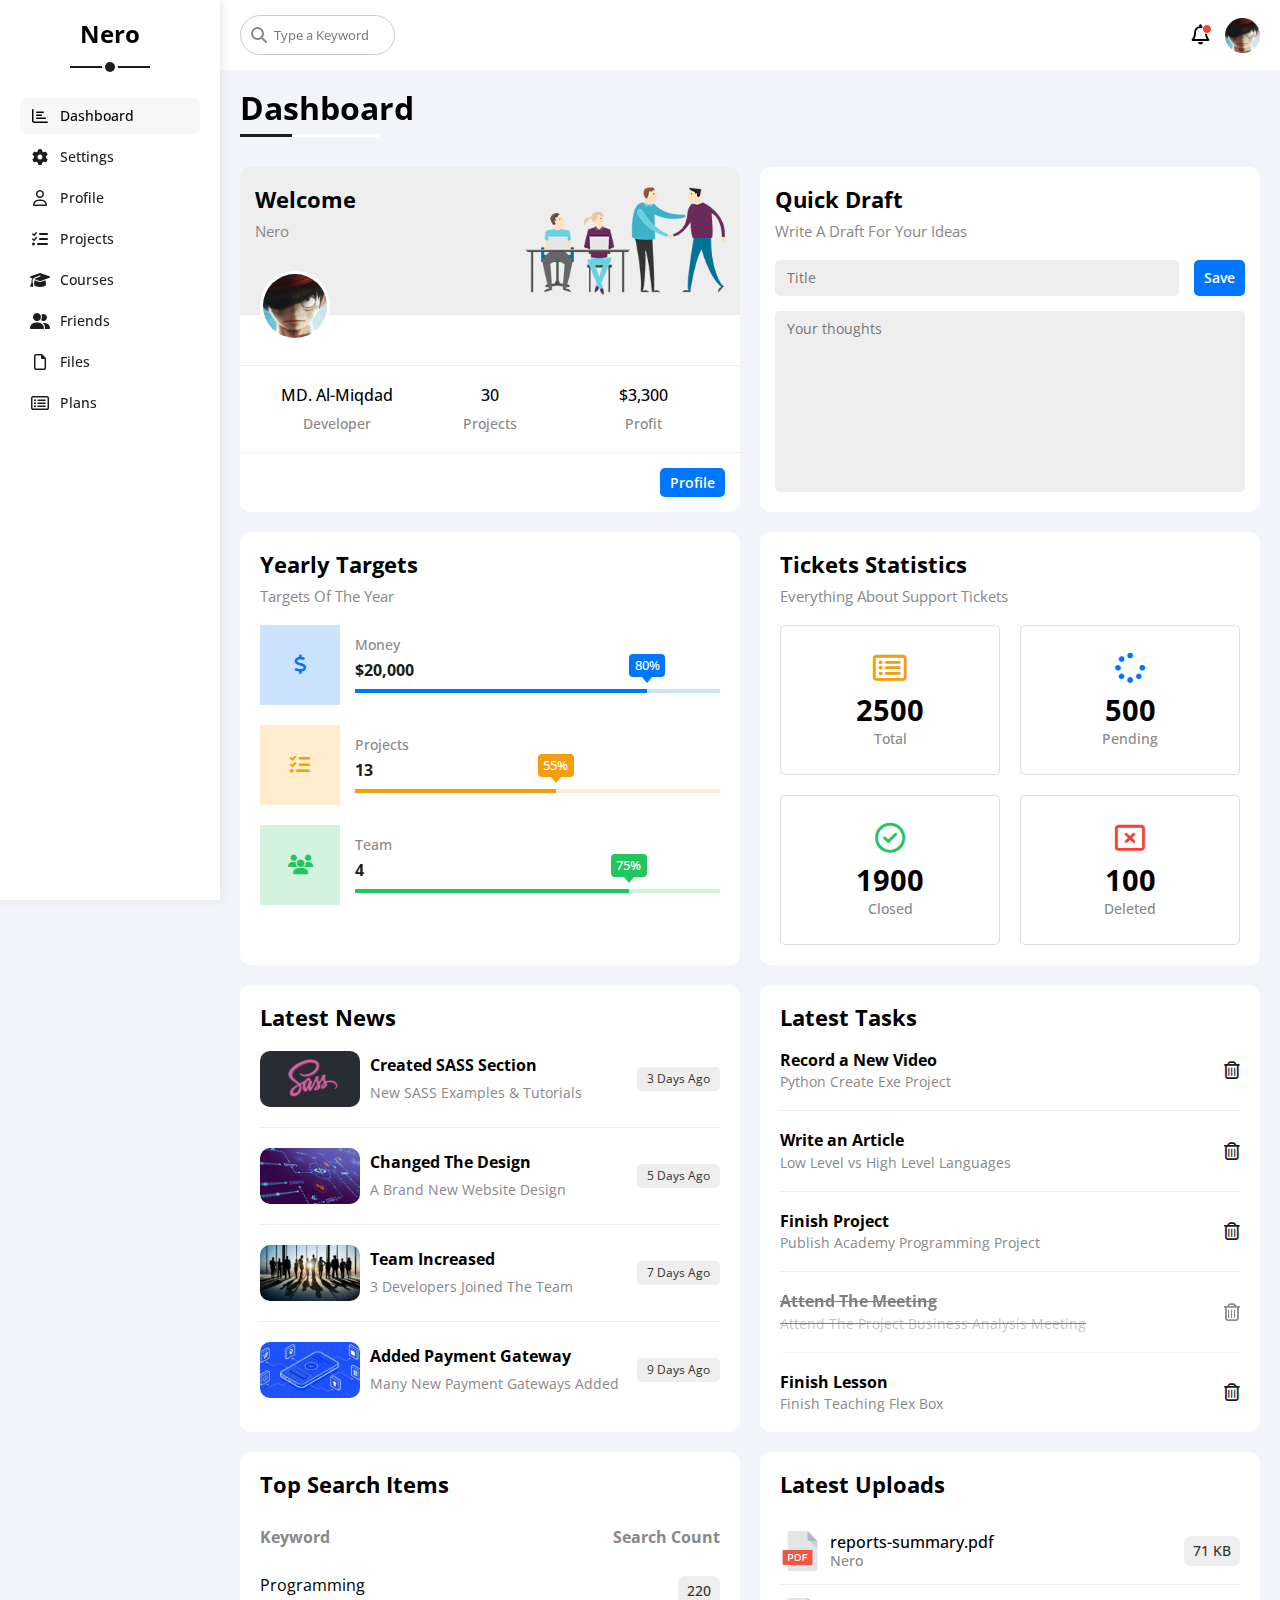
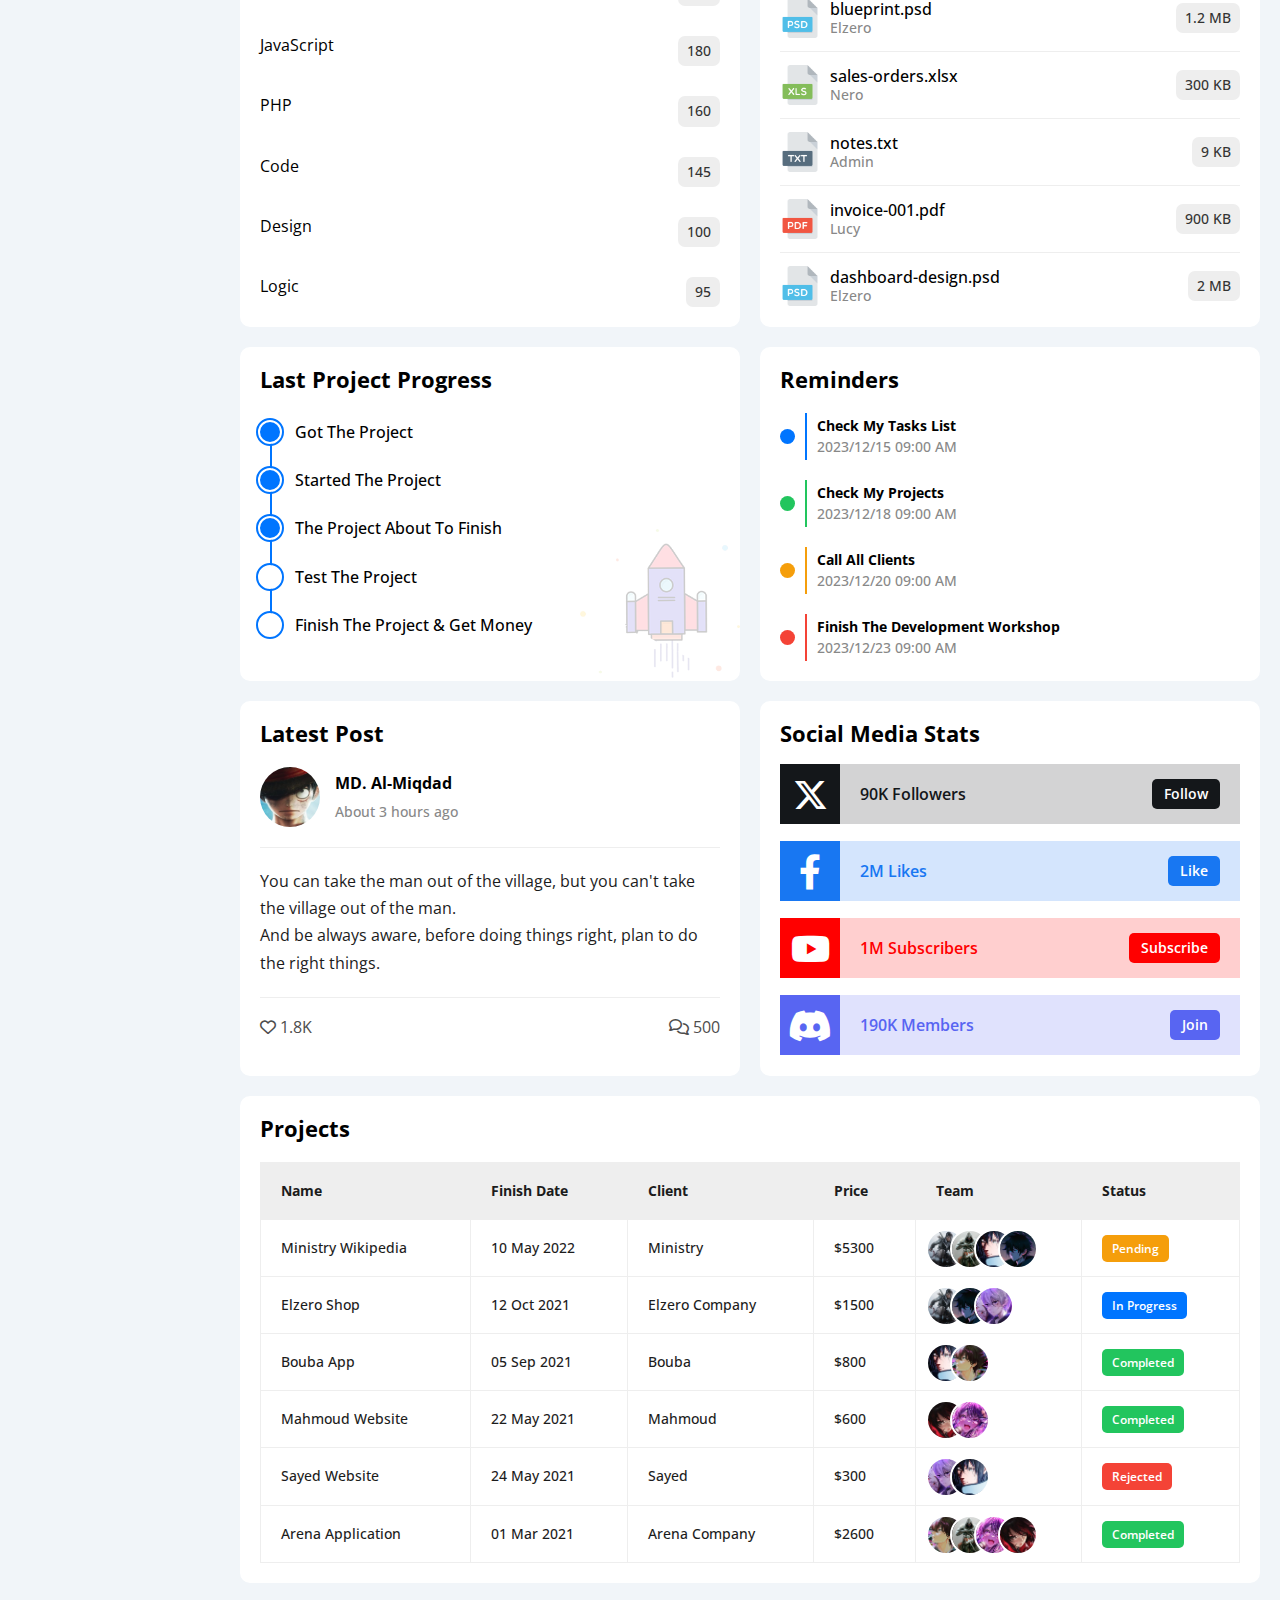
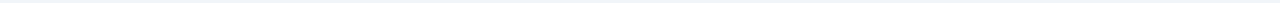
<file: index.html>
<!DOCTYPE html>
<html lang="en">
  <head>
    <meta charset="UTF-8" />
    <meta name="viewport" content="width=device-width, initial-scale=1.0" />
    <title>Elzero HTML And CSS Design 4</title>
    <!-- Open Sans Google Font -->
    <link rel="preconnect" href="https://fonts.googleapis.com" />
    <link rel="preconnect" href="https://fonts.gstatic.com" crossorigin />
    <link href="https://fonts.googleapis.com/css2?family=Open+Sans:wght@300;400;500;600;700&display=swap" rel="stylesheet" />
    <!-- Font Awesome -->
    <link rel="stylesheet" href="css/font-awesome.min.css" />
    <!-- Normalize -->
    <link rel="stylesheet" href="css/normalize-v8.0.1.css">
    <!-- My Styles -->
    <link rel="stylesheet" href="css/framework.css" />
    <link rel="stylesheet" href="css/master.css" />
  </head>
  <body>
    <div class="page">
      <!-- [Sidebar]>> -->
      <aside>
        <h3>Nero</h3>
        <ul>
          <!-- Dashboard -->
          <li>
            <a href="index.html" class="active">
              <i class="fa-fw fa-regular fa-chart-bar"></i>
              <span class="ml-10px fs-14">Dashboard</span>
            </a>
          </li>
          <!-- Settings -->
          <li>
            <a href="pages/settings.html">
              <i class="fa-fw fa-solid fa-gear"></i>
              <span class="ml-10px fs-14">Settings</span>
            </a>
          </li>
          <!-- Profile -->
          <li>
            <a href="pages/profile.html">
              <i class="fa-fw fa-regular fa-user"></i>
              <span class="ml-10px fs-14">Profile</span>
            </a>
          </li>
          <!-- Projects -->
          <li>
            <a href="pages/projects.html">
              <i class="fa-fw fa-solid fa-list-check"></i>
              <span class="ml-10px fs-14">Projects</span>
            </a>
          </li>
          <!-- Courses -->
          <li>
            <a href="pages/courses.html">
              <i class="fa-fw fa-solid fa-graduation-cap"></i>
              <span class="ml-10px fs-14">Courses</span>
            </a>
          </li>
          <!-- Friends -->
          <li>
            <a href="pages/friends.html">
              <i class="fa-fw fa-solid fa-user-group"></i>
              <span class="ml-10px fs-14">Friends</span>
            </a>
          </li>
          <!-- Files -->
          <li>
            <a href="pages/files.html">
              <i class="fa-fw fa-regular fa-file"></i>
              <span class="ml-10px fs-14">Files</span>
            </a>
          </li>
          <!-- Plans -->
          <li>
            <a href="pages/plans.html">
              <i class="fa-fw fa-regular fa-rectangle-list"></i>
              <span class="ml-10px fs-14">Plans</span>
            </a>
          </li>
        </ul>
      </aside>
      <!-- <<[Sidebar] -->





      <!-- [Content]>> -->
      <div class="content">
        <!-- [Header] -->
        <header>
          <div class="search">
            <input type="search" name="search" placeholder="Type a Keyword" />
          </div>
          <div class="icons">
            <i class="fa-regular fa-bell"></i>
            <img src="images/profile.jpg" alt="Profile Picture" />
          </div>
        </header>

        <!-- [Main Content] -->
        <main>
          <h1>Dashboard</h1>
          <div class="wrapper">
            <!-- Welcome Widget -->
            <div class="widget welcome">
              <header>
                <div class="text">
                  <h3>Welcome</h3>
                  <p>Nero</p>
                </div>
                <img src="images/welcome.png" alt="Welcome" />
                <img src="images/profile.jpg" alt="Profile" />
              </header>
              <div class="body">
                <div class="stat">
                  <span>MD. Al-Miqdad</span>
                  <span>Developer</span>
                </div>
                <div class="stat">
                  <span>30</span>
                  <span>Projects</span>
                </div>
                <div class="stat">
                  <span>$3,300</span>
                  <span>Profit</span>
                </div>
              </div>
              <footer>
                <a class="blue-button" href="pages/profile.html">Profile</a>
              </footer>
            </div>

            <!-- Quick Draft -->
            <div class="widget draft">
              <h3>Quick Draft</h3>
              <p>Write A Draft For Your Ideas</p>
              <form action="#">
                <input type="text" name="title" id="title" placeholder="Title" tabindex="1" />
                <input type="submit" value="Save" class="blue-button" />
                <textarea
                  name="thoughts"
                  id="thoughts"
                  placeholder="Your thoughts"
                  tabindex="2"></textarea>
              </form>
            </div>

            <!-- Yearly Targets -->
            <div class="widget targets">
              <h3>Yearly Targets</h3>
              <p>Targets Of The Year</p>
              <!-- Target 1 -->
              <div class="target">
                <div class="icon">
                  <i class="fa-solid fa-dollar"></i>
                </div>
                <div class="percentage">
                  <h4>Money</h4>
                  <span class="stat">$20,000</span>
                  <div class="bar">
                    <span class="progress" style="width: 80%;"></span>
                  </div>
                </div>
              </div>
              <!-- Target 2 -->
              <div class="target">
                <div class="icon">
                  <i class="fa-solid fa-list-check"></i>
                </div>
                <div class="percentage">
                  <h4>Projects</h4>
                  <span class="stat">13</span>
                  <div class="bar">
                    <span class="progress" style="width: 55%;"></span>
                  </div>
                </div>
              </div>
              <!-- Target 3 -->
              <div class="target">
                <div class="icon">
                  <i class="fa-solid fa-users"></i>
                </div>
                <div class="percentage">
                  <h4>Team</h4>
                  <span class="stat">4</span>
                  <div class="bar">
                    <span class="progress" style="width: 75%;"></span>
                  </div>
                </div>
              </div>
            </div>

            <!-- Ticket Statistics -->
            <div class="tickets widget">
              <h3>Tickets Statistics</h3>
              <p>Everything About Support Tickets</p>
              <div class="stats">
                <!-- Stat 1 -->
                <div class="stat">
                  <i
                    class="fa-regular fa-rectangle-list"
                    style="color: var(--orange-color);"
                    ></i>
                  <span class="num">2500</span>
                  <span class="title">Total</span>
                </div>
                <!-- Stat 2 -->
                <div class="stat">
                  <i
                    class="fa-solid fa-spinner fa-spin-pulse"
                    style="--fa-animation-duration: 2s; color: var(--blue-color);"></i>
                  <span class="num">500</span>
                  <span class="title">Pending</span>
                </div>
                <!-- Stat 3 -->
                <div class="stat">
                  <i
                    class="fa-regular fa-circle-check"
                    style="color: var(--green-color);"
                  ></i>
                  <span class="num">1900</span>
                  <span class="title">Closed</span>
                </div>
                <!-- Stat 4 -->
                <div class="stat">
                  <i
                  class="fa-regular fa-rectangle-xmark"
                  style="color: var(--red-color);"
                    ></i>
                  <span class="num">100</span>
                  <span class="title">Deleted</span>
                </div>
              </div>
            </div>

            <!-- Latest News -->
            <div class="news widget">
              <h3>Latest News</h3>
              <div class="boxes">
                <!-- Box 1 -->
                <div class="box">
                  <img src="images/news-1.jpg" alt="News" />
                  <div class="text">
                    <h4>Created SASS Section</h4>
                    <p>New SASS Examples & Tutorials</p>
                  </div>
                  <span class="time">3 Days Ago</span>
                </div>
                <!-- Box 2 -->
                <div class="box">
                  <img src="images/news-2.jpg" alt="News" />
                  <div class="text">
                    <h4>Changed The Design</h4>
                    <p>A Brand New Website Design</p>
                  </div>
                  <span class="time">5 Days Ago</span>
                </div>
                <!-- Box 3 -->
                <div class="box">
                  <img src="images/news-3.jpg" alt="News" />
                  <div class="text">
                    <h4>Team Increased</h4>
                    <p>3 Developers Joined The Team</p>
                  </div>
                  <span class="time">7 Days Ago</span>
                </div>
                <!-- Box 4 -->
                <div class="box">
                  <img src="images/news-4.jpg" alt="News" />
                  <div class="text">
                    <h4>Added Payment Gateway</h4>
                    <p>Many New Payment Gateways Added</p>
                  </div>
                  <span class="time">9 Days Ago</span>
                </div>
              </div>
            </div>

            <!-- Latest Tasks -->
            <div class="tasks widget">
              <h3>Latest Tasks</h3>
              <!-- Task 1 -->
              <div class="task">
                <div class="text">
                  <h4>Record a New Video</h4>
                  <p>Python Create Exe Project</p>
                </div>
                <i class="fa-regular fa-trash-can"></i>
              </div>
              <!-- Task 2 -->
              <div class="task">
                <div class="text">
                  <h4>Write an Article</h4>
                  <p>Low Level vs High Level Languages</p>
                </div>
                <i class="fa-regular fa-trash-can"></i>
              </div>
              <!-- Task 3 -->
              <div class="task">
                <div class="text">
                  <h4>Finish Project</h4>
                  <p>Publish Academy Programming Project</p>
                </div>
                <i class="fa-regular fa-trash-can"></i>
              </div>
              <!-- Task 4 -->
              <div class="task done">
                <div class="text">
                  <h4>Attend The Meeting</h4>
                  <p>Attend The Project Business Analysis Meeting</p>
                </div>
                <i class="fa-regular fa-trash-can"></i>
              </div>
              <!-- Task 5 -->
              <div class="task">
                <div class="text">
                  <h4>Finish Lesson</h4>
                  <p>Finish Teaching Flex Box</p>
                </div>
                <i class="fa-regular fa-trash-can"></i>
              </div>
            </div>

            <!-- Top Search Items -->
            <div class="top-search widget">
              <h3>Top Search Items</h3>
              <div class="headings">
                <h4>Keyword</h4>
                <h4>Search Count</h4>
              </div>
              <!-- Row 1 -->
              <div class="row">
                <span class="keyword">Programming</span>
                <span class="count">220</span>
              </div>
              <!-- Row 2 -->
              <div class="row">
                <span class="keyword">JavaScript</span>
                <span class="count">180</span>
              </div>
              <!-- Row 3 -->
              <div class="row">
                <span class="keyword">PHP</span>
                <span class="count">160</span>
              </div>
              <!-- Row 4 -->
              <div class="row">
                <span class="keyword">Code</span>
                <span class="count">145</span>
              </div>
              <!-- Row 5 -->
              <div class="row">
                <span class="keyword">Design</span>
                <span class="count">100</span>
              </div>
              <!-- Row 6 -->
              <div class="row">
                <span class="keyword">Logic</span>
                <span class="count">95</span>
              </div>
            </div>

            <!-- Latest Uploads -->
            <div class="uploads widget">
              <h3>Latest Uploads</h3>
              <ul>
                <!-- Upload 1 -->
                <li>
                  <img src="images/pdf.png" alt="PDF" />
                  <div class="info">
                    <span class="filename">reports-summary.pdf</span>
                    <span class="author">Nero</span>
                  </div>
                  <div class="size">71 KB</div>
                </li>
                <!-- Upload 2 -->
                <li>
                  <img src="images/psd.png" alt="PSD" />
                  <div class="info">
                    <span class="filename">blueprint.psd</span>
                    <span class="author">Elzero</span>
                  </div>
                  <div class="size">1.2 MB</div>
                </li>
                <!-- Upload 3 -->
                <li>
                  <img src="images/xlsx.png" alt="XLSX" />
                  <div class="info">
                    <span class="filename">sales-orders.xlsx</span>
                    <span class="author">Nero</span>
                  </div>
                  <div class="size">300 KB</div>
                </li>
                <!-- Upload 4 -->
                <li>
                  <img src="images/txt.png" alt="TXT" />
                  <div class="info">
                    <span class="filename">notes.txt</span>
                    <span class="author">Admin</span>
                  </div>
                  <div class="size">9 KB</div>
                </li>
                <!-- Upload 5 -->
                <li>
                  <img src="images/pdf.png" alt="PDF" />
                  <div class="info">
                    <span class="filename">invoice-001.pdf</span>
                    <span class="author">Lucy</span>
                  </div>
                  <div class="size">900 KB</div>
                </li>
                <!-- Upload 6 -->
                <li>
                  <img src="images/psd.png" alt="PDF" />
                  <div class="info">
                    <span class="filename">dashboard-design.psd</span>
                    <span class="author">Elzero</span>
                  </div>
                  <div class="size">2 MB</div>
                </li>
              </ul>
            </div>

            <!-- Last Project Progress -->
            <div class="last-project widget">
              <h3>Last Project Progress</h3>
              <img src="images/project.png" alt="Project" />
              <ul>
                <li class="done">Got The Project</li>
                <li class="done">Started The Project</li>
                <li class="done">The Project About To Finish</li>
                <li class="in-progress">Test The Project</li>
                <li>Finish The Project & Get Money</li>
              </ul>
            </div>

            <!-- Reminders -->
            <div class="reminders widget">
              <h3>Reminders</h3>
              <!-- Reminder 1 -->
              <div class="reminder" style="--reminder-color: var(--blue-color);">
                <span class="circle"></span>
                <div class="info">
                  <span class="title">Check My Tasks List</span>
                  <span class="time">2023/12/15 09:00 AM</span>
                </div>
              </div>
              <!-- Reminder 2 -->
              <div class="reminder" style="--reminder-color: var(--green-color);">
                <span class="circle"></span>
                <div class="info">
                  <span class="title">Check My Projects</span>
                  <span class="time">2023/12/18 09:00 AM</span>
                </div>
              </div>
              <!-- Reminder 3 -->
              <div class="reminder" style="--reminder-color: var(--orange-color);">
                <span class="circle"></span>
                <div class="info">
                  <span class="title">Call All Clients</span>
                  <span class="time">2023/12/20 09:00 AM</span>
                </div>
              </div>
              <!-- Reminder 4 -->
              <div class="reminder" style="--reminder-color: var(--red-color);">
                <span class="circle"></span>
                <div class="info">
                  <span class="title">Finish The Development Workshop</span>
                  <span class="time">2023/12/23 09:00 AM</span>
                </div>
              </div>
            </div>

            <!-- Latest Post -->
            <div class="post widget">
              <h3>Latest Post</h3>
              <header>
                <img src="images/profile.jpg" alt="Profile" />
                <div class="text">
                  <span class="name">MD. Al-Miqdad</span>
                  <span class="time">About 3 hours ago</span>
                </div>
              </header>
              <article>
                You can take the man out of the village, but you can't take the village
                out of the man.<br />
                And be always aware, before doing things right, plan to do the right
                things.
              </article>
              <footer>
                <div class="likes">
                  <i class="fa fa-regular fa-heart"></i>
                  <i class="fa fa-solid fa-heart"></i>
                  <span class="num">1.8K</span>
                </div>
                <div class="comments">
                  <i class="fa-regular fa-comments"></i>
                  <span class="num">500</span>
                </div>
              </footer>
            </div>

            <!-- Social Media Stats -->
            <div class="media-stats widget">
              <h3>Social Media Stats</h3>
              <div
                class="media twitter"
                style="--media-color: #14171a; --trans-media-color: #14171a30;">
                <i class="fa-brands fa-x-twitter"></i>
                <span class="stat">90K Followers</span>
                <a href="#">Follow</a>
              </div>
              <div
                class="media facebook"
                style="--media-color: #1877f2; --trans-media-color: #1877f230;">
                <i class="fa-brands fa-facebook-f"></i>
                <span class="stat">2M Likes</span>
                <a href="#">Like</a>
              </div>
              <div
                class="media youtube"
                style="--media-color: #ff0000; --trans-media-color: #ff000030;">
                <i class="fa-brands fa-youtube"></i>
                <span class="stat">1M Subscribers</span>
                <a href="#">Subscribe</a>
              </div>
              <div
                class="media discord"
                style="--media-color: #5865f2; --trans-media-color: #5865f230;">
                <i class="fa-brands fa-discord"></i>
                <span class="stat">190K Members</span>
                <a href="#">Join</a>
              </div>
            </div>
          </div>

          <!-- Projects Table -->
          <div class="projects">
            <h3>Projects</h3>
            <div class="responsive-table">
              <table>
                <thead>
                  <tr>
                    <th>Name</th>
                    <th>Finish Date</th>
                    <th>Client</th>
                    <th>Price</th>
                    <th>Team</th>
                    <th>Status</th>
                  </tr>
                </thead>
                <tbody>
                  <tr>
                    <td>Ministry Wikipedia</td>
                    <td>10 May 2022</td>
                    <td>Ministry</td>
                    <td>$5300</td>
                    <td>
                      <img src="images/team-01.jpg" alt="" />
                      <img src="images/team-02.jpg" alt="" />
                      <img src="images/team-03.jpg" alt="" />
                      <img src="images/team-04.jpg" alt="" />
                    </td>
                    <td>
                      <span class="pending">Pending</span>
                    </td>
                  </tr>
                  <tr>
                    <td>Elzero Shop</td>
                    <td>12 Oct 2021</td>
                    <td>Elzero Company</td>
                    <td>$1500</td>
                    <td>
                      <img src="images/team-01.jpg" alt="" />
                      <img src="images/team-04.jpg" alt="" />
                      <img src="images/team-07.jpg" alt="" />
                    </td>
                    <td><span class="in-progress">In Progress</span></td>
                  </tr>
                  <tr>
                    <td>Bouba App</td>
                    <td>05 Sep 2021</td>
                    <td>Bouba</td>
                    <td>$800</td>
                    <td>
                      <img src="images/team-03.jpg" alt="" />
                      <img src="images/team-06.jpg" alt="" />
                    </td>
                    <td><span class="completed">Completed</span></td>
                  </tr>
                  <tr>
                    <td>Mahmoud Website</td>
                    <td>22 May 2021</td>
                    <td>Mahmoud</td>
                    <td>$600</td>
                    <td>
                      <img src="images/team-05.jpg" alt="" />
                      <img src="images/team-08.jpg" alt="" />
                    </td>
                    <td><span class="completed">Completed</span></td>
                  </tr>
                  <tr>
                    <td>Sayed Website</td>
                    <td>24 May 2021</td>
                    <td>Sayed</td>
                    <td>$300</td>
                    <td>
                      <img src="images/team-07.jpg" alt="" />
                      <img src="images/team-03.jpg" alt="" />
                    </td>
                    <td><span class="rejected">Rejected</span></td>
                  </tr>
                  <tr>
                    <td>Arena Application</td>
                    <td>01 Mar 2021</td>
                    <td>Arena Company</td>
                    <td>$2600</td>
                    <td>
                      <img src="images/team-06.jpg" alt="" />
                      <img src="images/team-02.jpg" alt="" />
                      <img src="images/team-08.jpg" alt="" />
                      <img src="images/team-05.jpg" alt="" />
                    </td>
                    <td><span class="completed">Completed</span></td>
                  </tr>
                </tbody>
              </table>
            </div>
          </div>
        </main>
      </div>
      <!-- <<[Content] -->
    </div>
  </body>
</html>
</file>
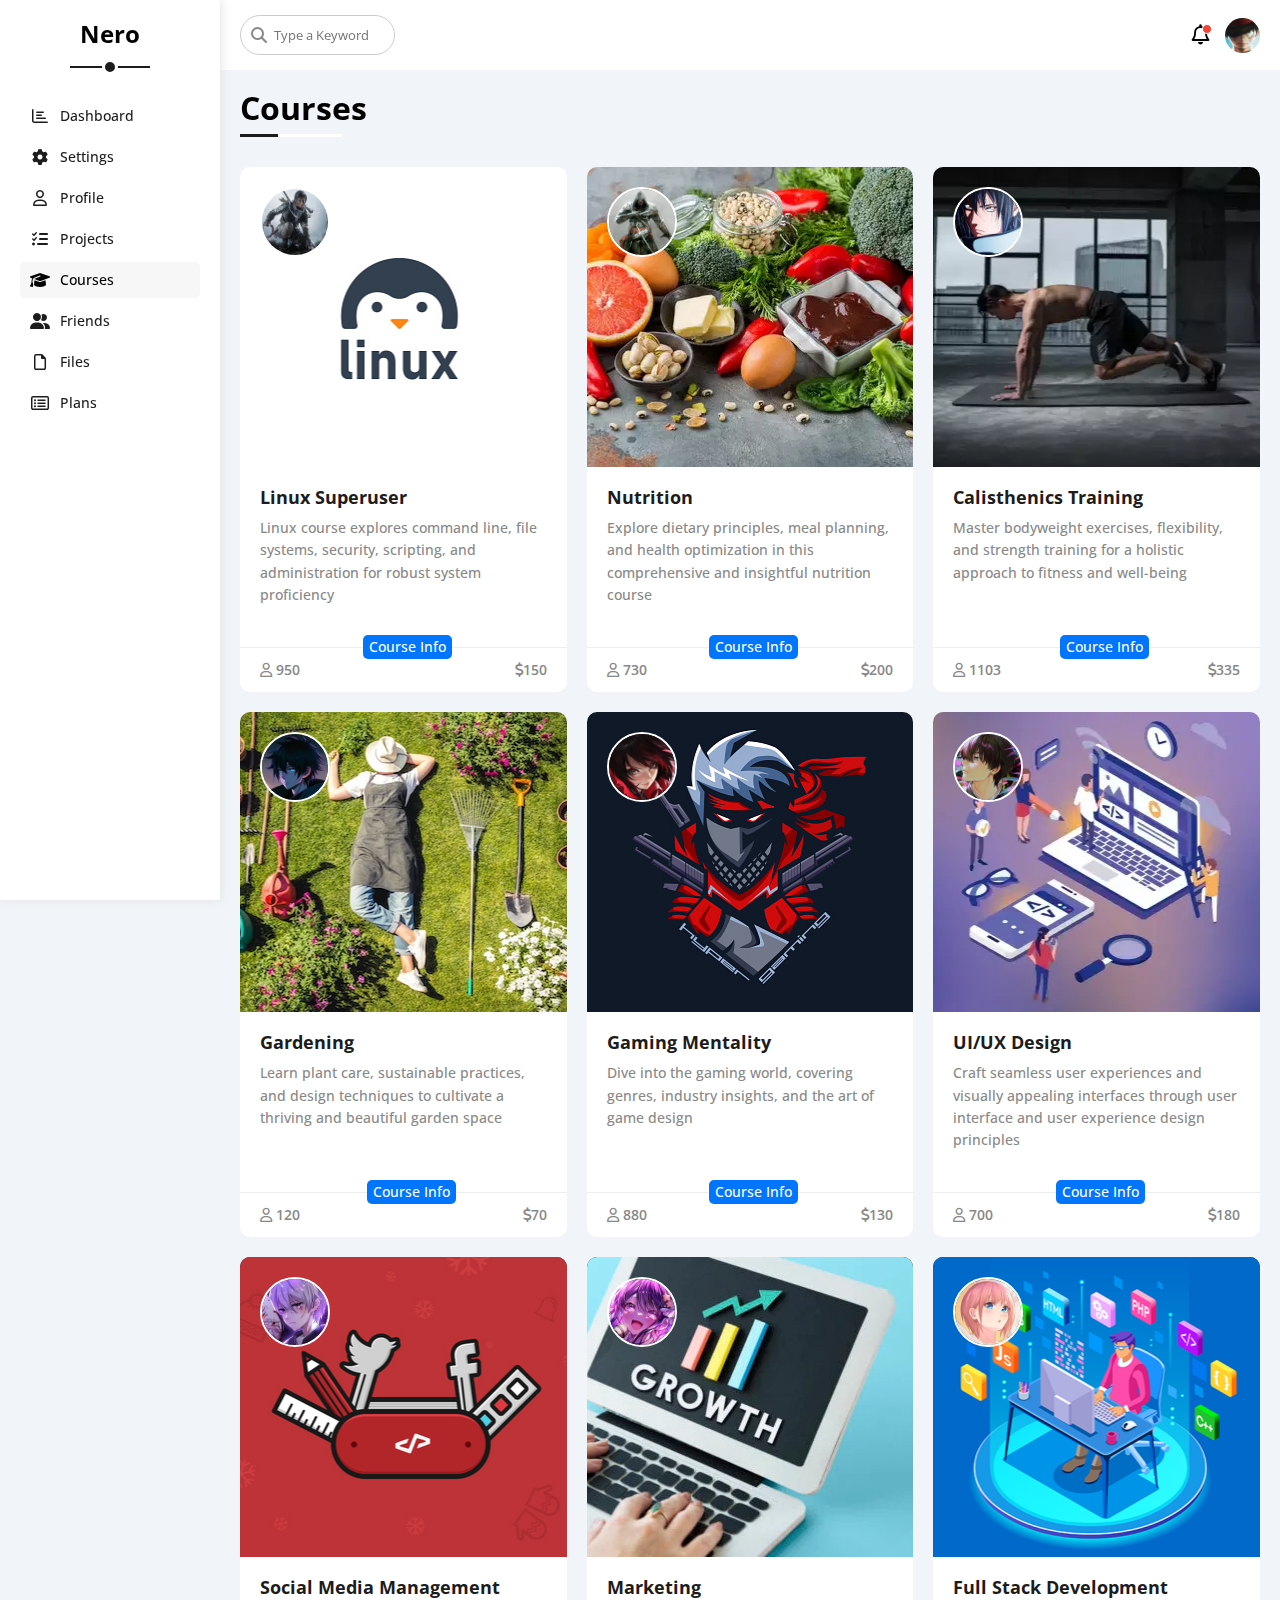
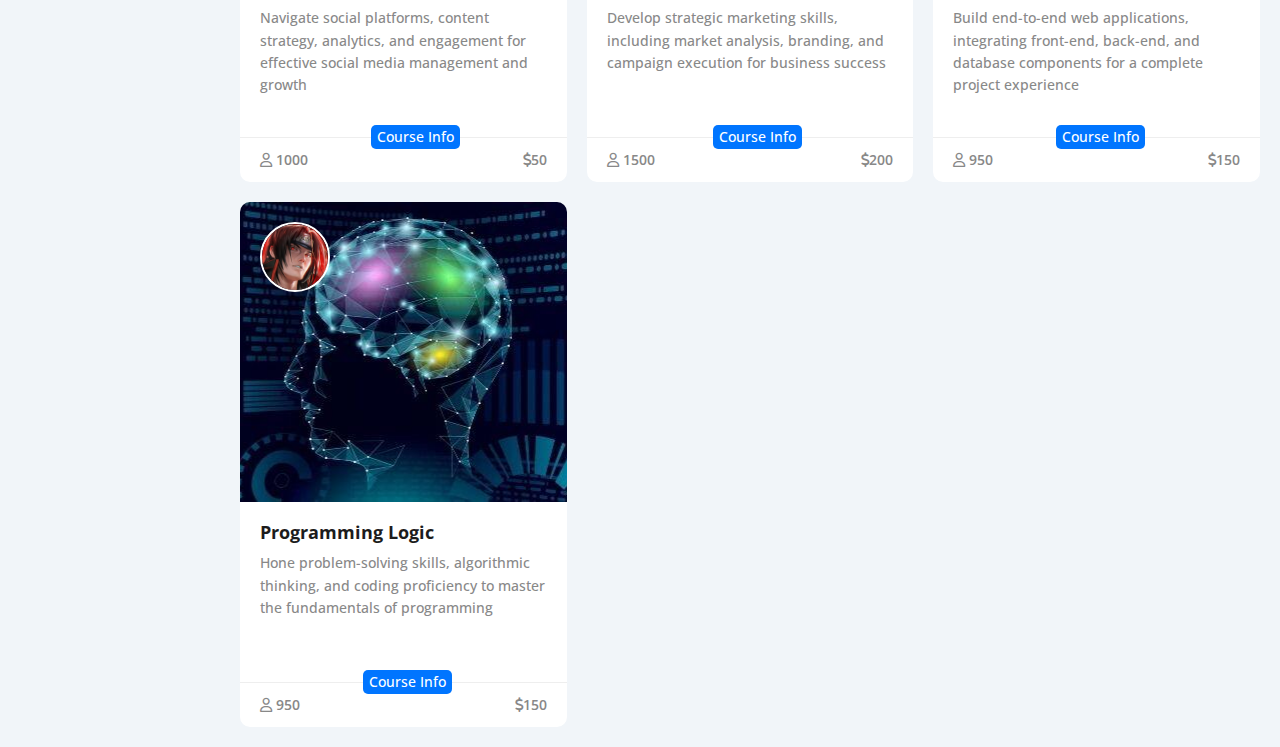
<file: pages/courses.html>
<!DOCTYPE html>
<html lang="en">
  <head>
    <meta charset="UTF-8" />
    <meta name="viewport" content="width=device-width, initial-scale=1.0" />
    <title>Courses</title>
    <!-- Open Sans Google Font -->
    <link rel="preconnect" href="https://fonts.googleapis.com" />
    <link rel="preconnect" href="https://fonts.gstatic.com" crossorigin />
    <link href="https://fonts.googleapis.com/css2?family=Open+Sans:wght@300;400;500;600;700&display=swap" rel="stylesheet" />
    <!-- Font Awesome -->
    <link rel="stylesheet" href="../css/font-awesome.min.css" />
    <!-- Normalize -->
    <link rel="stylesheet" href="../css/normalize-v8.0.1.css">
    <!-- My Styles -->
    <link rel="stylesheet" href="../css/framework.css" />
    <link rel="stylesheet" href="../css/master.css" />
  </head>
  <body>
    <div class="page">
      <!-- [Sidebar]>> -->
      <aside>
        <h3>Nero</h3>
        <ul>
          <!-- Dashboard -->
          <li>
            <a href="../index.html">
              <i class="fa-fw fa-regular fa-chart-bar"></i>
              <span class="ml-10px fs-14">Dashboard</span>
            </a>
          </li>
          <!-- Settings -->
          <li>
            <a href="settings.html">
              <i class="fa-fw fa-solid fa-gear"></i>
              <span class="ml-10px fs-14">Settings</span>
            </a>
          </li>
          <!-- Profile -->
          <li>
            <a href="profile.html">
              <i class="fa-fw fa-regular fa-user"></i>
              <span class="ml-10px fs-14">Profile</span>
            </a>
          </li>
          <!-- Projects -->
          <li>
            <a href="projects.html">
              <i class="fa-fw fa-solid fa-list-check"></i>
              <span class="ml-10px fs-14">Projects</span>
            </a>
          </li>
          <!-- Courses -->
          <li>
            <a href="courses.html" class="active">
              <i class="fa-fw fa-solid fa-graduation-cap"></i>
              <span class="ml-10px fs-14">Courses</span>
            </a>
          </li>
          <!-- Friends -->
          <li>
            <a href="friends.html">
              <i class="fa-fw fa-solid fa-user-group"></i>
              <span class="ml-10px fs-14">Friends</span>
            </a>
          </li>
          <!-- Files -->
          <li>
            <a href="files.html">
              <i class="fa-fw fa-regular fa-file"></i>
              <span class="ml-10px fs-14">Files</span>
            </a>
          </li>
          <!-- Plans -->
          <li>
            <a href="plans.html">
              <i class="fa-fw fa-regular fa-rectangle-list"></i>
              <span class="ml-10px fs-14">Plans</span>
            </a>
          </li>
        </ul>
      </aside>
      <!-- <<[Sidebar] -->





      <!-- [Content]>> -->
      <div class="content">
        <!-- [Header] -->
        <header>
          <div class="search">
            <input type="search" name="search" placeholder="Type a Keyword" />
          </div>
          <div class="icons">
            <i class="fa-regular fa-bell"></i>
            <img src="../images/profile.jpg" alt="Profile Picture" />
          </div>
        </header>

        <!-- [Main Content] -->
        <main>
          <h1>Courses</h1>
          <div class="courses">
            <!-- Course 01 -->
            <div class="course">
              <div class="cover" style="background-image: url('../images/course-01.jpg');">
                <img src="../images/team-01.jpg" alt="Course Creator" />
              </div>
              <div class="text">
                <h3>Linux Superuser</h3>
                <p>
                  Linux course explores command line, file systems, security,
                  scripting, and administration for robust system proficiency
                </p>
              </div>
              <footer>
                <span class="enrolled"><i class="fa-regular fa-user"></i> 950</span>
                <span class="info">Course Info</span>
                <span class="price"><i class="fa-solid fa-dollar-sign"></i>150</span>
              </footer>
            </div>
            <!-- Course 02 -->
            <div class="course">
              <div class="cover" style="background-image: url('../images/course-02.webp');">
                <img src="../images/team-02.jpg" alt="Course Creator" />
              </div>
              <div class="text">
                <h3>Nutrition</h3>
                <p>
                  Explore dietary principles, meal planning, and health optimization in this
                  comprehensive and insightful nutrition course
                </p>
              </div>
              <footer>
                <span class="enrolled"><i class="fa-regular fa-user"></i> 730</span>
                <span class="info">Course Info</span>
                <span class="price"><i class="fa-solid fa-dollar-sign"></i>200</span>
              </footer>
            </div>
            <!-- Course 03 -->
            <div class="course">
              <div class="cover" style="background-image: url('../images/course-03.webp');">
                <img src="../images/team-03.jpg" alt="Course Creator" />
              </div>
              <div class="text">
                <h3>Calisthenics Training</h3>
                <p>
                  Master bodyweight exercises, flexibility, and strength training
                  for a holistic approach to fitness and well-being
                </p>
              </div>
              <footer>
                <span class="enrolled"><i class="fa-regular fa-user"></i> 1103</span>
                <span class="info">Course Info</span>
                <span class="price"><i class="fa-solid fa-dollar-sign"></i>335</span>
              </footer>
            </div>
            <!-- Course 04 -->
            <div class="course">
              <div class="cover" style="background-image: url('../images/course-04.avif');">
                <img src="../images/team-04.jpg" alt="Course Creator" />
              </div>
              <div class="text">
                <h3>Gardening</h3>
                <p>
                  Learn plant care, sustainable practices, and design techniques
                  to cultivate a thriving and beautiful garden space
                </p>
              </div>
              <footer>
                <span class="enrolled"><i class="fa-regular fa-user"></i> 120</span>
                <span class="info">Course Info</span>
                <span class="price"><i class="fa-solid fa-dollar-sign"></i>70</span>
              </footer>
            </div>
            <!-- Course 05 -->
            <div class="course">
              <div class="cover" style="background-image: url('../images/course-05.jpg');">
                <img src="../images/team-05.jpg" alt="Course Creator" />
              </div>
              <div class="text">
                <h3>Gaming Mentality</h3>
                <p>
                  Dive into the gaming world, covering genres, industry insights,
                  and the art of game design
                </p>
              </div>
              <footer>
                <span class="enrolled"><i class="fa-regular fa-user"></i> 880</span>
                <span class="info">Course Info</span>
                <span class="price"><i class="fa-solid fa-dollar-sign"></i>130</span>
              </footer>
            </div>
            <!-- Course 06 -->
            <div class="course">
              <div class="cover" style="background-image: url('../images/course-06.webp');">
                <img src="../images/team-06.jpg" alt="Course Creator" />
              </div>
              <div class="text">
                <h3>UI/UX Design</h3>
                <p>
                  Craft seamless user experiences and visually appealing interfaces
                  through user interface and user experience design principles
                </p>
              </div>
              <footer>
                <span class="enrolled"><i class="fa-regular fa-user"></i> 700</span>
                <span class="info">Course Info</span>
                <span class="price"><i class="fa-solid fa-dollar-sign"></i>180</span>
              </footer>
            </div>
            <!-- Course 07 -->
            <div class="course">
              <div class="cover" style="background-image: url('../images/course-07.jpg');">
                <img src="../images/team-07.jpg" alt="Course Creator" />
              </div>
              <div class="text">
                <h3>Social Media Management</h3>
                <p>
                  Navigate social platforms, content strategy, analytics, and engagement
                  for effective social media management and growth
                </p>
              </div>
              <footer>
                <span class="enrolled"><i class="fa-regular fa-user"></i> 1000</span>
                <span class="info">Course Info</span>
                <span class="price"><i class="fa-solid fa-dollar-sign"></i>50</span>
              </footer>
            </div>
            <!-- Course 08 -->
            <div class="course">
              <div class="cover" style="background-image: url('../images/course-08.webp');">
                <img src="../images/team-08.jpg" alt="Course Creator" />
              </div>
              <div class="text">
                <h3>Marketing</h3>
                <p>
                  Develop strategic marketing skills, including market analysis,
                  branding, and campaign execution for business success
                </p>
              </div>
              <footer>
                <span class="enrolled"><i class="fa-regular fa-user"></i> 1500</span>
                <span class="info">Course Info</span>
                <span class="price"><i class="fa-solid fa-dollar-sign"></i>200</span>
              </footer>
            </div>
            <!-- Course 09 -->
            <div class="course">
              <div class="cover" style="background-image: url('../images/course-09.png');">
                <img src="../images/team-09.jpg" alt="Course Creator" />
              </div>
              <div class="text">
                <h3>Full Stack Development</h3>
                <p>
                  Build end-to-end web applications, integrating front-end, back-end,
                  and database components for a complete project experience
                </p>
              </div>
              <footer>
                <span class="enrolled"><i class="fa-regular fa-user"></i> 950</span>
                <span class="info">Course Info</span>
                <span class="price"><i class="fa-solid fa-dollar-sign"></i>150</span>
              </footer>
            </div>
            <!-- Course 10 -->
            <div class="course">
              <div class="cover" style="background-image: url('../images/course-10.jpg');">
                <img src="../images/team-10.jpg" alt="Course Creator" />
              </div>
              <div class="text">
                <h3>Programming Logic</h3>
                <p>
                  Hone problem-solving skills, algorithmic thinking, and coding
                  proficiency to master the fundamentals of programming
                </p>
              </div>
              <footer>
                <span class="enrolled"><i class="fa-regular fa-user"></i> 950</span>
                <span class="info">Course Info</span>
                <span class="price"><i class="fa-solid fa-dollar-sign"></i>150</span>
              </footer>
            </div>
          </div>
        </main>
      </div>
      <!-- <<[Content] -->
    </div>
  </body>
</html>
</file>
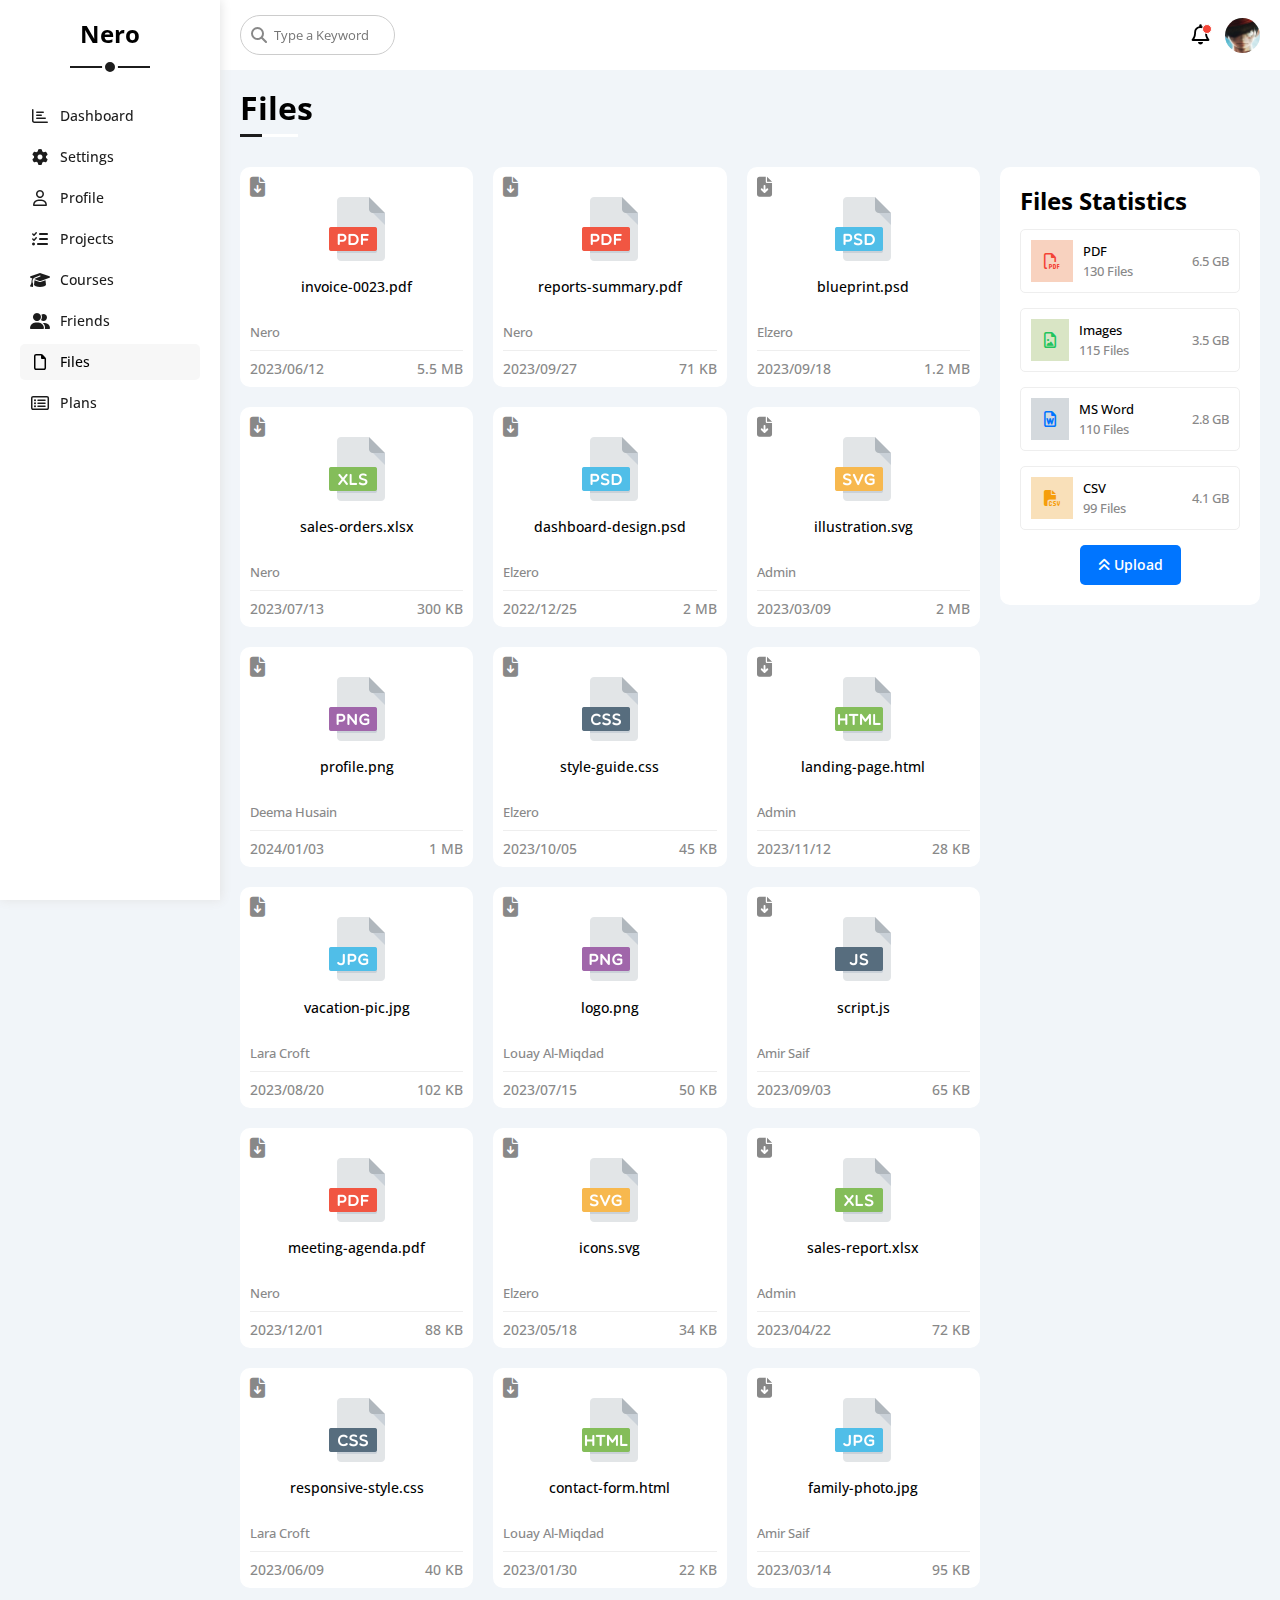
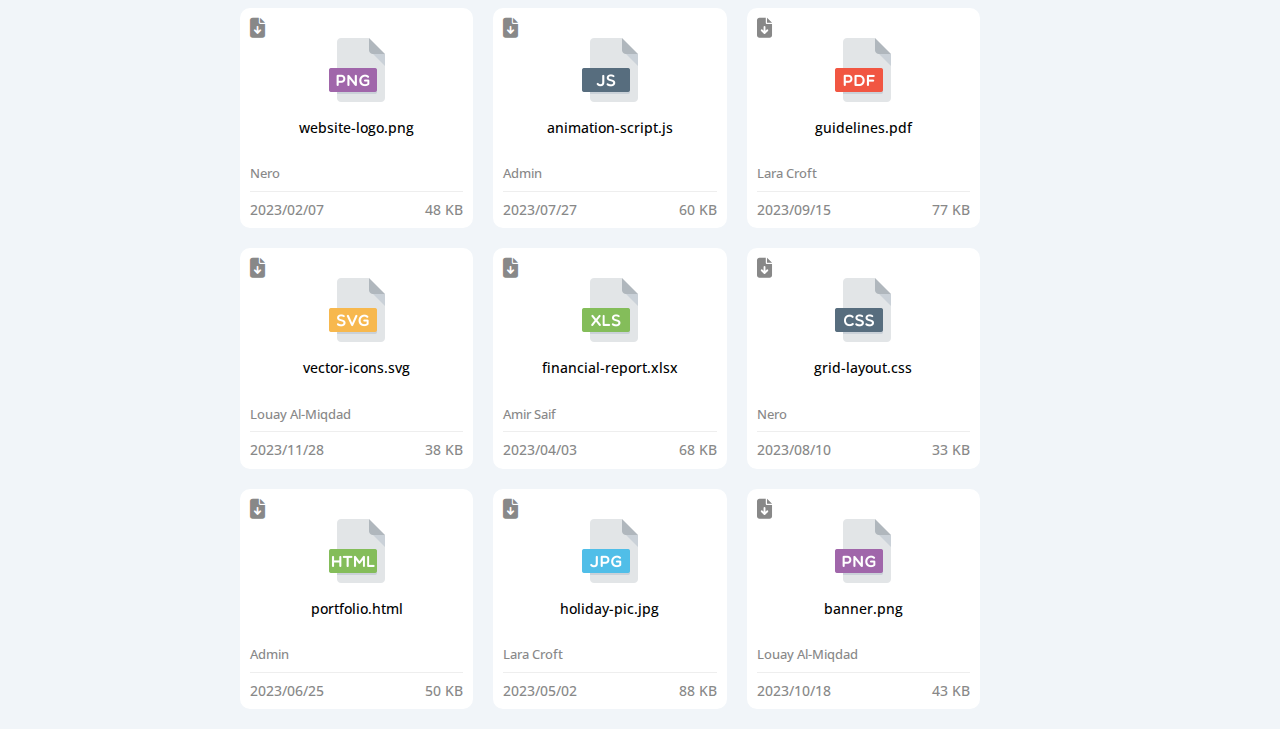
<file: pages/files.html>
<!DOCTYPE html>
<html lang="en">
  <head>
    <meta charset="UTF-8" />
    <meta name="viewport" content="width=device-width, initial-scale=1.0" />
    <title>Files</title>
    <!-- Open Sans Google Font -->
    <link rel="preconnect" href="https://fonts.googleapis.com" />
    <link rel="preconnect" href="https://fonts.gstatic.com" crossorigin />
    <link href="https://fonts.googleapis.com/css2?family=Open+Sans:wght@300;400;500;600;700&display=swap" rel="stylesheet" />
    <!-- Font Awesome -->
    <link rel="stylesheet" href="../css/font-awesome.min.css" />
    <!-- Normalize -->
    <link rel="stylesheet" href="../css/normalize-v8.0.1.css">
    <!-- My Styles -->
    <link rel="stylesheet" href="../css/framework.css" />
    <link rel="stylesheet" href="../css/master.css" />
  </head>
  <body>
    <div class="page">
      <!-- [Sidebar]>> -->
      <aside>
        <h3>Nero</h3>
        <ul>
          <!-- Dashboard -->
          <li>
            <a href="../index.html">
              <i class="fa-fw fa-regular fa-chart-bar"></i>
              <span class="ml-10px fs-14">Dashboard</span>
            </a>
          </li>
          <!-- Settings -->
          <li>
            <a href="settings.html">
              <i class="fa-fw fa-solid fa-gear"></i>
              <span class="ml-10px fs-14">Settings</span>
            </a>
          </li>
          <!-- Profile -->
          <li>
            <a href="profile.html">
              <i class="fa-fw fa-regular fa-user"></i>
              <span class="ml-10px fs-14">Profile</span>
            </a>
          </li>
          <!-- Projects -->
          <li>
            <a href="projects.html">
              <i class="fa-fw fa-solid fa-list-check"></i>
              <span class="ml-10px fs-14">Projects</span>
            </a>
          </li>
          <!-- Courses -->
          <li>
            <a href="courses.html">
              <i class="fa-fw fa-solid fa-graduation-cap"></i>
              <span class="ml-10px fs-14">Courses</span>
            </a>
          </li>
          <!-- Friends -->
          <li>
            <a href="friends.html">
              <i class="fa-fw fa-solid fa-user-group"></i>
              <span class="ml-10px fs-14">Friends</span>
            </a>
          </li>
          <!-- Files -->
          <li>
            <a href="files.html" class="active">
              <i class="fa-fw fa-regular fa-file"></i>
              <span class="ml-10px fs-14">Files</span>
            </a>
          </li>
          <!-- Plans -->
          <li>
            <a href="plans.html">
              <i class="fa-fw fa-regular fa-rectangle-list"></i>
              <span class="ml-10px fs-14">Plans</span>
            </a>
          </li>
        </ul>
      </aside>
      <!-- <<[Sidebar] -->





      <!-- [Content]>> -->
      <div class="content">
        <!-- [Header] -->
        <header>
          <div class="search">
            <input type="search" name="search" placeholder="Type a Keyword" />
          </div>
          <div class="icons">
            <i class="fa-regular fa-bell"></i>
            <img src="../images/profile.jpg" alt="Profile Picture" />
          </div>
        </header>

        <!-- [Main Content] -->
        <main>
          <h1>Files</h1>
          <div class="files">
            <div class="stats">
              <h2>Files Statistics</h2>
              <!-- Stat 1 -->
              <div class="stat" style="--stat-color: var(--red-color);">
                <i class="fa-regular fa-file-pdf"></i>
                <div class="info">
                  <span class="type">PDF</span>
                  <span class="count">130 Files</span>
                </div>
                <div class="size">6.5 GB</div>
              </div>
              <!-- Stat 2 -->
              <div class="stat" style="--stat-color: var(--green-color);">
                <i class="fa-regular fa-file-image"></i>
                <div class="info">
                  <span class="type">Images</span>
                  <span class="count">115 Files</span>
                </div>
                <div class="size">3.5 GB</div>
              </div>
              <!-- Stat 3 -->
              <div class="stat" style="--stat-color: var(--blue-color);">
                <i class="fa-regular fa-file-word"></i>
                <div class="info">
                  <span class="type">MS Word</span>
                  <span class="count">110 Files</span>
                </div>
                <div class="size">2.8 GB</div>
              </div>
              <!-- Stat 4 -->
              <div class="stat" style="--stat-color: var(--orange-color);">
                <i class="fa-solid fa-file-csv"></i>
                <div class="info">
                  <span class="type">CSV</span>
                  <span class="count">99 Files</span>
                </div>
                <div class="size">4.1 GB</div>
              </div>
              <a href="#" class="upload"><i class="fa-solid fa-angles-up"></i> Upload</a>
            </div>
            <div class="loads">
              <!-- File 1 -->
              <div class="file">
                <i class="fa-solid fa-file-arrow-down"></i>
                <div class="info">
                  <img src="../images/pdf.png" alt="PDF" />
                  <span class="title">invoice-0023.pdf</span>
                </div>
                <span class="author">Nero</span>
                <div class="details">
                  <span class="date">2023/06/12</span>
                  <span class="size">5.5 MB</span>
                </div>
              </div>
              <!-- File 2 -->
              <div class="file">
                <i class="fa-solid fa-file-arrow-down"></i>
                <div class="info">
                  <img src="../images/pdf.png" alt="PDF" />
                  <span class="title">reports-summary.pdf</span>
                </div>
                <span class="author">Nero</span>
                <div class="details">
                  <span class="date">2023/09/27</span>
                  <span class="size">71 KB</span>
                </div>
              </div>
              <!-- File 3 -->
              <div class="file">
                <i class="fa-solid fa-file-arrow-down"></i>
                <div class="info">
                  <img src="../images/psd.png" alt="PSD" />
                  <span class="title">blueprint.psd</span>
                </div>
                <span class="author">Elzero</span>
                <div class="details">
                  <span class="date">2023/09/18</span>
                  <span class="size">1.2 MB</span>
                </div>
              </div>
              <!-- File 4 -->
              <div class="file">
                <i class="fa-solid fa-file-arrow-down"></i>
                <div class="info">
                  <img src="../images/xlsx.png" alt="PDF" />
                  <span class="title">sales-orders.xlsx</span>
                </div>
                <span class="author">Nero</span>
                <div class="details">
                  <span class="date">2023/07/13</span>
                  <span class="size">300 KB</span>
                </div>
              </div>
              <!-- File 5 -->
              <div class="file">
                <i class="fa-solid fa-file-arrow-down"></i>
                <div class="info">
                  <img src="../images/psd.png" alt="PDF" />
                  <span class="title">dashboard-design.psd</span>
                </div>
                <span class="author">Elzero</span>
                <div class="details">
                  <span class="date">2022/12/25</span>
                  <span class="size">2 MB</span>
                </div>
              </div>
              <!-- File 6 -->
              <div class="file">
                <i class="fa-solid fa-file-arrow-down"></i>
                <div class="info">
                  <img src="../images/svg.png" alt="PDF" />
                  <span class="title">illustration.svg</span>
                </div>
                <span class="author">Admin</span>
                <div class="details">
                  <span class="date">2023/03/09</span>
                  <span class="size">2 MB</span>
                </div>
              </div>
              <!-- File 7 -->
              <div class="file">
                <i class="fa-solid fa-file-arrow-down"></i>
                <div class="info">
                  <img src="../images/png.png" alt="PDF" />
                  <span class="title">profile.png</span>
                </div>
                <span class="author">Deema Husain</span>
                <div class="details">
                  <span class="date">2024/01/03</span>
                  <span class="size">1 MB</span>
                </div>
              </div>
              <!-- File 8 -->
              <div class="file">
                <i class="fa-solid fa-file-arrow-down"></i>
                <div class="info">
                  <img src="../images/css.png" alt="CSS" />
                  <span class="title">style-guide.css</span>
                </div>
                <span class="author">Elzero</span>
                <div class="details">
                  <span class="date">2023/10/05</span>
                  <span class="size">45 KB</span>
                </div>
              </div>
              <!-- File 9 -->
              <div class="file">
                <i class="fa-solid fa-file-arrow-down"></i>
                <div class="info">
                  <img src="../images/html.png" alt="HTML" />
                  <span class="title">landing-page.html</span>
                </div>
                <span class="author">Admin</span>
                <div class="details">
                  <span class="date">2023/11/12</span>
                  <span class="size">28 KB</span>
                </div>
              </div>
              <!-- File 10 -->
              <div class="file">
                <i class="fa-solid fa-file-arrow-down"></i>
                <div class="info">
                  <img src="../images/jpg.png" alt="JPG" />
                  <span class="title">vacation-pic.jpg</span>
                </div>
                <span class="author">Lara Croft</span>
                <div class="details">
                  <span class="date">2023/08/20</span>
                  <span class="size">102 KB</span>
                </div>
              </div>
              <!-- File 11 -->
              <div class="file">
                <i class="fa-solid fa-file-arrow-down"></i>
                <div class="info">
                  <img src="../images/png.png" alt="PNG" />
                  <span class="title">logo.png</span>
                </div>
                <span class="author">Louay Al-Miqdad</span>
                <div class="details">
                  <span class="date">2023/07/15</span>
                  <span class="size">50 KB</span>
                </div>
              </div>
              <!-- File 12 -->
              <div class="file">
                <i class="fa-solid fa-file-arrow-down"></i>
                <div class="info">
                  <img src="../images/js.png" alt="JS" />
                  <span class="title">script.js</span>
                </div>
                <span class="author">Amir Saif</span>
                <div class="details">
                  <span class="date">2023/09/03</span>
                  <span class="size">65 KB</span>
                </div>
              </div>
              <!-- File 13 -->
              <div class="file">
                <i class="fa-solid fa-file-arrow-down"></i>
                <div class="info">
                  <img src="../images/pdf.png" alt="PDF" />
                  <span class="title">meeting-agenda.pdf</span>
                </div>
                <span class="author">Nero</span>
                <div class="details">
                  <span class="date">2023/12/01</span>
                  <span class="size">88 KB</span>
                </div>
              </div>
              <!-- File 14 -->
              <div class="file">
                <i class="fa-solid fa-file-arrow-down"></i>
                <div class="info">
                  <img src="../images/svg.png" alt="SVG" />
                  <span class="title">icons.svg</span>
                </div>
                <span class="author">Elzero</span>
                <div class="details">
                  <span class="date">2023/05/18</span>
                  <span class="size">34 KB</span>
                </div>
              </div>
              <!-- File 15 -->
              <div class="file">
                <i class="fa-solid fa-file-arrow-down"></i>
                <div class="info">
                  <img src="../images/xlsx.png" alt="XLSX" />
                  <span class="title">sales-report.xlsx</span>
                </div>
                <span class="author">Admin</span>
                <div class="details">
                  <span class="date">2023/04/22</span>
                  <span class="size">72 KB</span>
                </div>
              </div>
              <!-- File 16 -->
              <div class="file">
                <i class="fa-solid fa-file-arrow-down"></i>
                <div class="info">
                  <img src="../images/css.png" alt="CSS" />
                  <span class="title">responsive-style.css</span>
                </div>
                <span class="author">Lara Croft</span>
                <div class="details">
                  <span class="date">2023/06/09</span>
                  <span class="size">40 KB</span>
                </div>
              </div>
              <!-- File 17 -->
              <div class="file">
                <i class="fa-solid fa-file-arrow-down"></i>
                <div class="info">
                  <img src="../images/html.png" alt="HTML" />
                  <span class="title">contact-form.html</span>
                </div>
                <span class="author">Louay Al-Miqdad</span>
                <div class="details">
                  <span class="date">2023/01/30</span>
                  <span class="size">22 KB</span>
                </div>
              </div>
              <!-- File 18 -->
              <div class="file">
                <i class="fa-solid fa-file-arrow-down"></i>
                <div class="info">
                  <img src="../images/jpg.png" alt="JPG" />
                  <span class="title">family-photo.jpg</span>
                </div>
                <span class="author">Amir Saif</span>
                <div class="details">
                  <span class="date">2023/03/14</span>
                  <span class="size">95 KB</span>
                </div>
              </div>
              <!-- File 19 -->
              <div class="file">
                <i class="fa-solid fa-file-arrow-down"></i>
                <div class="info">
                  <img src="../images/png.png" alt="PNG" />
                  <span class="title">website-logo.png</span>
                </div>
                <span class="author">Nero</span>
                <div class="details">
                  <span class="date">2023/02/07</span>
                  <span class="size">48 KB</span>
                </div>
              </div>
              <!-- File 20 -->
              <div class="file">
                <i class="fa-solid fa-file-arrow-down"></i>
                <div class="info">
                  <img src="../images/js.png" alt="JS" />
                  <span class="title">animation-script.js</span>
                </div>
                <span class="author">Admin</span>
                <div class="details">
                  <span class="date">2023/07/27</span>
                  <span class="size">60 KB</span>
                </div>
              </div>
              <!-- File 21 -->
              <div class="file">
                <i class="fa-solid fa-file-arrow-down"></i>
                <div class="info">
                  <img src="../images/pdf.png" alt="PDF" />
                  <span class="title">guidelines.pdf</span>
                </div>
                <span class="author">Lara Croft</span>
                <div class="details">
                  <span class="date">2023/09/15</span>
                  <span class="size">77 KB</span>
                </div>
              </div>
              <!-- File 22 -->
              <div class="file">
                <i class="fa-solid fa-file-arrow-down"></i>
                <div class="info">
                  <img src="../images/svg.png" alt="SVG" />
                  <span class="title">vector-icons.svg</span>
                </div>
                <span class="author">Louay Al-Miqdad</span>
                <div class="details">
                  <span class="date">2023/11/28</span>
                  <span class="size">38 KB</span>
                </div>
              </div>
              <!-- File 23 -->
              <div class="file">
                <i class="fa-solid fa-file-arrow-down"></i>
                <div class="info">
                  <img src="../images/xlsx.png" alt="XLSX" />
                  <span class="title">financial-report.xlsx</span>
                </div>
                <span class="author">Amir Saif</span>
                <div class="details">
                  <span class="date">2023/04/03</span>
                  <span class="size">68 KB</span>
                </div>
              </div>
              <!-- File 24 -->
              <div class="file">
                <i class="fa-solid fa-file-arrow-down"></i>
                <div class="info">
                  <img src="../images/css.png" alt="CSS" />
                  <span class="title">grid-layout.css</span>
                </div>
                <span class="author">Nero</span>
                <div class="details">
                  <span class="date">2023/08/10</span>
                  <span class="size">33 KB</span>
                </div>
              </div>
              <!-- File 25 -->
              <div class="file">
                <i class="fa-solid fa-file-arrow-down"></i>
                <div class="info">
                  <img src="../images/html.png" alt="HTML" />
                  <span class="title">portfolio.html</span>
                </div>
                <span class="author">Admin</span>
                <div class="details">
                  <span class="date">2023/06/25</span>
                  <span class="size">50 KB</span>
                </div>
              </div>
              <!-- File 26 -->
              <div class="file">
                <i class="fa-solid fa-file-arrow-down"></i>
                <div class="info">
                  <img src="../images/jpg.png" alt="JPG" />
                  <span class="title">holiday-pic.jpg</span>
                </div>
                <span class="author">Lara Croft</span>
                <div class="details">
                  <span class="date">2023/05/02</span>
                  <span class="size">88 KB</span>
                </div>
              </div>
              <!-- File 27 -->
              <div class="file">
                <i class="fa-solid fa-file-arrow-down"></i>
                <div class="info">
                  <img src="../images/png.png" alt="PNG" />
                  <span class="title">banner.png</span>
                </div>
                <span class="author">Louay Al-Miqdad</span>
                <div class="details">
                  <span class="date">2023/10/18</span>
                  <span class="size">43 KB</span>
                </div>
              </div>
            </div>
          </div>
        </main>
      </div>
      <!-- <<[Content] -->
    </div>
  </body>
</html>
</file>
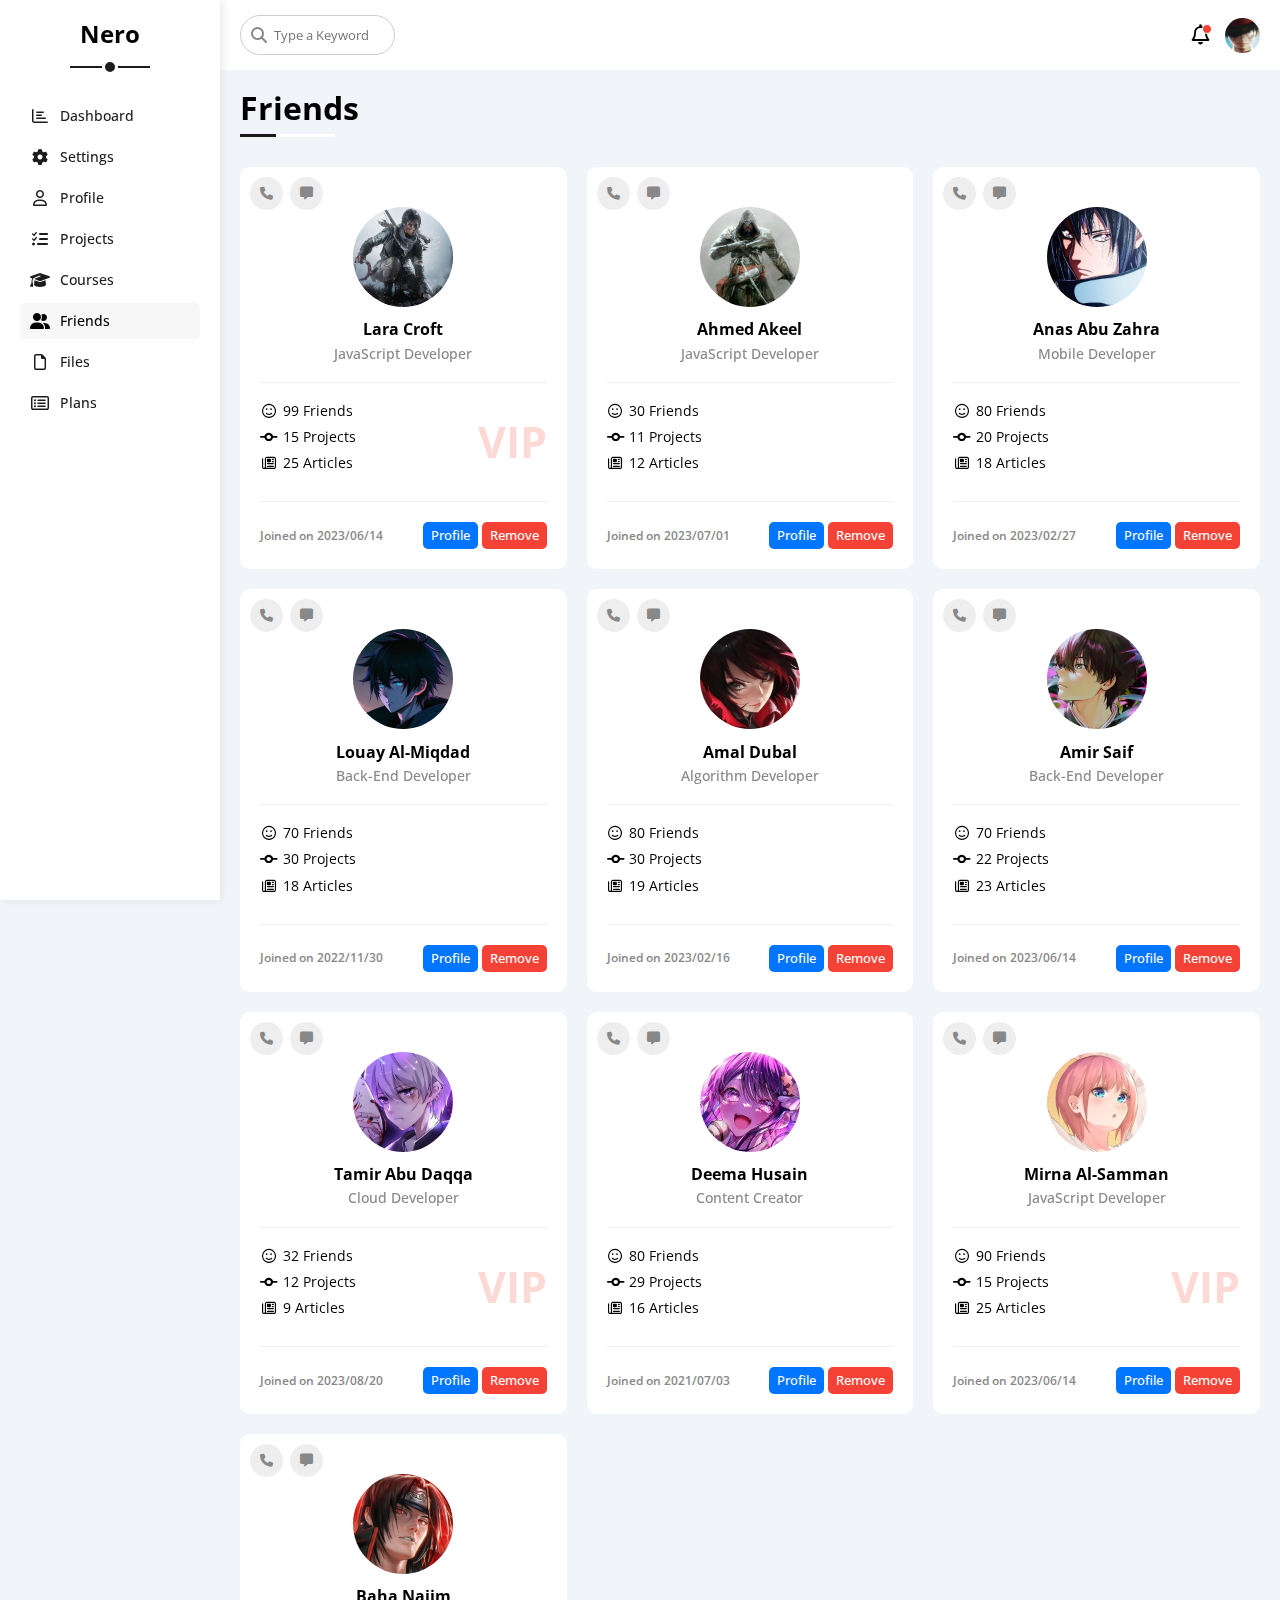
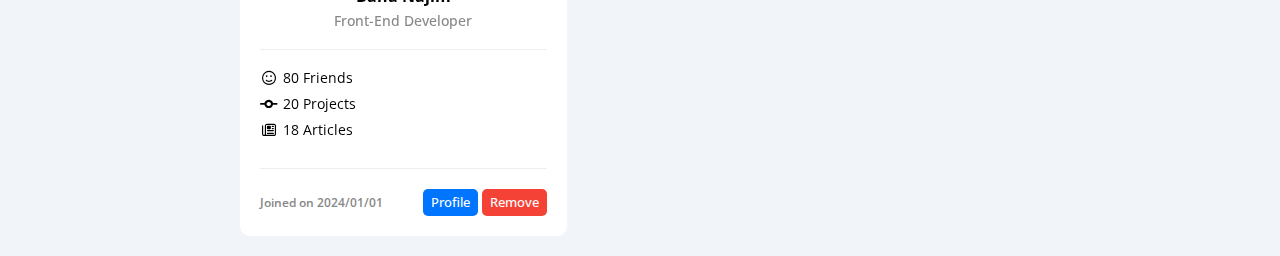
<file: pages/friends.html>
<!DOCTYPE html>
<html lang="en">
  <head>
    <meta charset="UTF-8" />
    <meta name="viewport" content="width=device-width, initial-scale=1.0" />
    <title>Friends</title>
    <!-- Open Sans Google Font -->
    <link rel="preconnect" href="https://fonts.googleapis.com" />
    <link rel="preconnect" href="https://fonts.gstatic.com" crossorigin />
    <link href="https://fonts.googleapis.com/css2?family=Open+Sans:wght@300;400;500;600;700&display=swap" rel="stylesheet" />
    <!-- Font Awesome -->
    <link rel="stylesheet" href="../css/font-awesome.min.css" />
    <!-- Normalize -->
    <link rel="stylesheet" href="../css/normalize-v8.0.1.css">
    <!-- My Styles -->
    <link rel="stylesheet" href="../css/framework.css" />
    <link rel="stylesheet" href="../css/master.css" />
  </head>
  <body>
    <div class="page">
      <!-- [Sidebar]>> -->
      <aside>
        <h3>Nero</h3>
        <ul>
          <!-- Dashboard -->
          <li>
            <a href="../index.html">
              <i class="fa-fw fa-regular fa-chart-bar"></i>
              <span class="ml-10px fs-14">Dashboard</span>
            </a>
          </li>
          <!-- Settings -->
          <li>
            <a href="settings.html">
              <i class="fa-fw fa-solid fa-gear"></i>
              <span class="ml-10px fs-14">Settings</span>
            </a>
          </li>
          <!-- Profile -->
          <li>
            <a href="profile.html">
              <i class="fa-fw fa-regular fa-user"></i>
              <span class="ml-10px fs-14">Profile</span>
            </a>
          </li>
          <!-- Projects -->
          <li>
            <a href="projects.html">
              <i class="fa-fw fa-solid fa-list-check"></i>
              <span class="ml-10px fs-14">Projects</span>
            </a>
          </li>
          <!-- Courses -->
          <li>
            <a href="courses.html">
              <i class="fa-fw fa-solid fa-graduation-cap"></i>
              <span class="ml-10px fs-14">Courses</span>
            </a>
          </li>
          <!-- Friends -->
          <li>
            <a href="friends.html" class="active">
              <i class="fa-fw fa-solid fa-user-group"></i>
              <span class="ml-10px fs-14">Friends</span>
            </a>
          </li>
          <!-- Files -->
          <li>
            <a href="files.html">
              <i class="fa-fw fa-regular fa-file"></i>
              <span class="ml-10px fs-14">Files</span>
            </a>
          </li>
          <!-- Plans -->
          <li>
            <a href="plans.html">
              <i class="fa-fw fa-regular fa-rectangle-list"></i>
              <span class="ml-10px fs-14">Plans</span>
            </a>
          </li>
        </ul>
      </aside>
      <!-- <<[Sidebar] -->





      <!-- [Content]>> -->
      <div class="content">
        <!-- [Header] -->
        <header>
          <div class="search">
            <input type="search" name="search" placeholder="Type a Keyword" />
          </div>
          <div class="icons">
            <i class="fa-regular fa-bell"></i>
            <img src="../images/profile.jpg" alt="Profile Picture" />
          </div>
        </header>

        <!-- [Main Content] -->
        <main>
          <h1>Friends</h1>
          <div class="friends">
            <!-- Friend 01 -->
            <div class="friend vip">
              <header>
                <img src="../images/team-01.jpg" alt="Friend 01" />
                <span class="name">Lara Croft</span>
                <span class="position">JavaScript Developer</span>
                <i class="fa-solid fa-phone"></i>
                <i class="fa-solid fa-message"></i>
              </header>
              <div class="details">
                <span><i class="fa-regular fa-fw fa-face-smile"></i>99 Friends</span>
                <span><i class="fa-solid fa-fw fa-code-commit"></i>15 Projects</span>
                <span><i class="fa-regular fa-fw fa-newspaper"></i>25 Articles</span>
                <span class="vip">VIP</span>
              </div>
              <footer>
                <span class="date">Joined on 2023/06/14</span>
                <a class="prof" href="profile.html">Profile</a>
                <a class="remove" href="">Remove</a>
              </footer>
            </div>
            <!-- Friend 02 -->
            <div class="friend vip">
              <header>
                <img src="../images/team-02.jpg" alt="Friend 02" />
                <span class="name">Ahmed Akeel</span>
                <span class="position">JavaScript Developer</span>
                <i class="fa-solid fa-phone"></i>
                <i class="fa-solid fa-message"></i>
              </header>
              <div class="details">
                <span><i class="fa-regular fa-fw fa-face-smile"></i>30 Friends</span>
                <span><i class="fa-solid fa-fw fa-code-commit"></i>11 Projects</span>
                <span><i class="fa-regular fa-fw fa-newspaper"></i>12 Articles</span>
              </div>
              <footer>
                <span class="date">Joined on 2023/07/01</span>
                <a class="prof" href="profile.html">Profile</a>
                <a class="remove" href="">Remove</a>
              </footer>
            </div>
            <!-- Friend 03 -->
            <div class="friend vip">
              <header>
                <img src="../images/team-03.jpg" alt="Friend 03" />
                <span class="name">Anas Abu Zahra</span>
                <span class="position">Mobile Developer</span>
                <i class="fa-solid fa-phone"></i>
                <i class="fa-solid fa-message"></i>
              </header>
              <div class="details">
                <span><i class="fa-regular fa-fw fa-face-smile"></i>80 Friends</span>
                <span><i class="fa-solid fa-fw fa-code-commit"></i>20 Projects</span>
                <span><i class="fa-regular fa-fw fa-newspaper"></i>18 Articles</span>
              </div>
              <footer>
                <span class="date">Joined on 2023/02/27</span>
                <a class="prof" href="profile.html">Profile</a>
                <a class="remove" href="">Remove</a>
              </footer>
            </div>
            <!-- Friend 04 -->
            <div class="friend vip">
              <header>
                <img src="../images/team-04.jpg" alt="Friend 04" />
                <span class="name">Louay Al-Miqdad</span>
                <span class="position">Back-End Developer</span>
                <i class="fa-solid fa-phone"></i>
                <i class="fa-solid fa-message"></i>
              </header>
              <div class="details">
                <span><i class="fa-regular fa-fw fa-face-smile"></i>70 Friends</span>
                <span><i class="fa-solid fa-fw fa-code-commit"></i>30 Projects</span>
                <span><i class="fa-regular fa-fw fa-newspaper"></i>18 Articles</span>
              </div>
              <footer>
                <span class="date">Joined on 2022/11/30</span>
                <a class="prof" href="profile.html">Profile</a>
                <a class="remove" href="">Remove</a>
              </footer>
            </div>
            <!-- Friend 05 -->
            <div class="friend vip">
              <header>
                <img src="../images/team-05.jpg" alt="Friend 05" />
                <span class="name">Amal Dubal</span>
                <span class="position">Algorithm Developer</span>
                <i class="fa-solid fa-phone"></i>
                <i class="fa-solid fa-message"></i>
              </header>
              <div class="details">
                <span><i class="fa-regular fa-fw fa-face-smile"></i>80 Friends</span>
                <span><i class="fa-solid fa-fw fa-code-commit"></i>30 Projects</span>
                <span><i class="fa-regular fa-fw fa-newspaper"></i>19 Articles</span>
              </div>
              <footer>
                <span class="date">Joined on 2023/02/16</span>
                <a class="prof" href="profile.html">Profile</a>
                <a class="remove" href="">Remove</a>
              </footer>
            </div>
            <!-- Friend 06 -->
            <div class="friend vip">
              <header>
                <img src="../images/team-06.jpg" alt="Friend 06" />
                <span class="name">Amir Saif</span>
                <span class="position">Back-End Developer</span>
                <i class="fa-solid fa-phone"></i>
                <i class="fa-solid fa-message"></i>
              </header>
              <div class="details">
                <span><i class="fa-regular fa-fw fa-face-smile"></i>70 Friends</span>
                <span><i class="fa-solid fa-fw fa-code-commit"></i>22 Projects</span>
                <span><i class="fa-regular fa-fw fa-newspaper"></i>23 Articles</span>
              </div>
              <footer>
                <span class="date">Joined on 2023/06/14</span>
                <a class="prof" href="profile.html">Profile</a>
                <a class="remove" href="">Remove</a>
              </footer>
            </div>
            <!-- Friend 07 -->
            <div class="friend vip">
              <header>
                <img src="../images/team-07.jpg" alt="Friend 07" />
                <span class="name">Tamir Abu Daqqa</span>
                <span class="position">Cloud Developer</span>
                <i class="fa-solid fa-phone"></i>
                <i class="fa-solid fa-message"></i>
              </header>
              <div class="details">
                <span><i class="fa-regular fa-fw fa-face-smile"></i>32 Friends</span>
                <span><i class="fa-solid fa-fw fa-code-commit"></i>12 Projects</span>
                <span><i class="fa-regular fa-fw fa-newspaper"></i>9 Articles</span>
                <span class="vip">VIP</span>
              </div>
              <footer>
                <span class="date">Joined on 2023/08/20</span>
                <a class="prof" href="profile.html">Profile</a>
                <a class="remove" href="">Remove</a>
              </footer>
            </div>
            <!-- Friend 08 -->
            <div class="friend vip">
              <header>
                <img src="../images/team-08.jpg" alt="Friend 08" />
                <span class="name">Deema Husain</span>
                <span class="position">Content Creator</span>
                <i class="fa-solid fa-phone"></i>
                <i class="fa-solid fa-message"></i>
              </header>
              <div class="details">
                <span><i class="fa-regular fa-fw fa-face-smile"></i>80 Friends</span>
                <span><i class="fa-solid fa-fw fa-code-commit"></i>29 Projects</span>
                <span><i class="fa-regular fa-fw fa-newspaper"></i>16 Articles</span>
              </div>
              <footer>
                <span class="date">Joined on 2021/07/03</span>
                <a class="prof" href="profile.html">Profile</a>
                <a class="remove" href="">Remove</a>
              </footer>
            </div>
            <!-- Friend 09 -->
            <div class="friend vip">
              <header>
                <img src="../images/team-09.jpg" alt="Friend 09" />
                <span class="name">Mirna Al-Samman</span>
                <span class="position">JavaScript Developer</span>
                <i class="fa-solid fa-phone"></i>
                <i class="fa-solid fa-message"></i>
              </header>
              <div class="details">
                <span><i class="fa-regular fa-fw fa-face-smile"></i>90 Friends</span>
                <span><i class="fa-solid fa-fw fa-code-commit"></i>15 Projects</span>
                <span><i class="fa-regular fa-fw fa-newspaper"></i>25 Articles</span>
                <span class="vip">VIP</span>
              </div>
              <footer>
                <span class="date">Joined on 2023/06/14</span>
                <a class="prof" href="profile.html">Profile</a>
                <a class="remove" href="">Remove</a>
              </footer>
            </div>
            <!-- Friend 10 -->
            <div class="friend vip">
              <header>
                <img src="../images/team-10.jpg" alt="Friend 10" />
                <span class="name">Baha Najim</span>
                <span class="position">Front-End Developer</span>
                <i class="fa-solid fa-phone"></i>
                <i class="fa-solid fa-message"></i>
              </header>
              <div class="details">
                <span><i class="fa-regular fa-fw fa-face-smile"></i>80 Friends</span>
                <span><i class="fa-solid fa-fw fa-code-commit"></i>20 Projects</span>
                <span><i class="fa-regular fa-fw fa-newspaper"></i>18 Articles</span>
              </div>
              <footer>
                <span class="date">Joined on 2024/01/01</span>
                <a class="prof" href="profile.html">Profile</a>
                <a class="remove" href="">Remove</a>
              </footer>
            </div>
          </div>
        </main>
      </div>
      <!-- <<[Content] -->
    </div>
  </body>
</html>
</file>
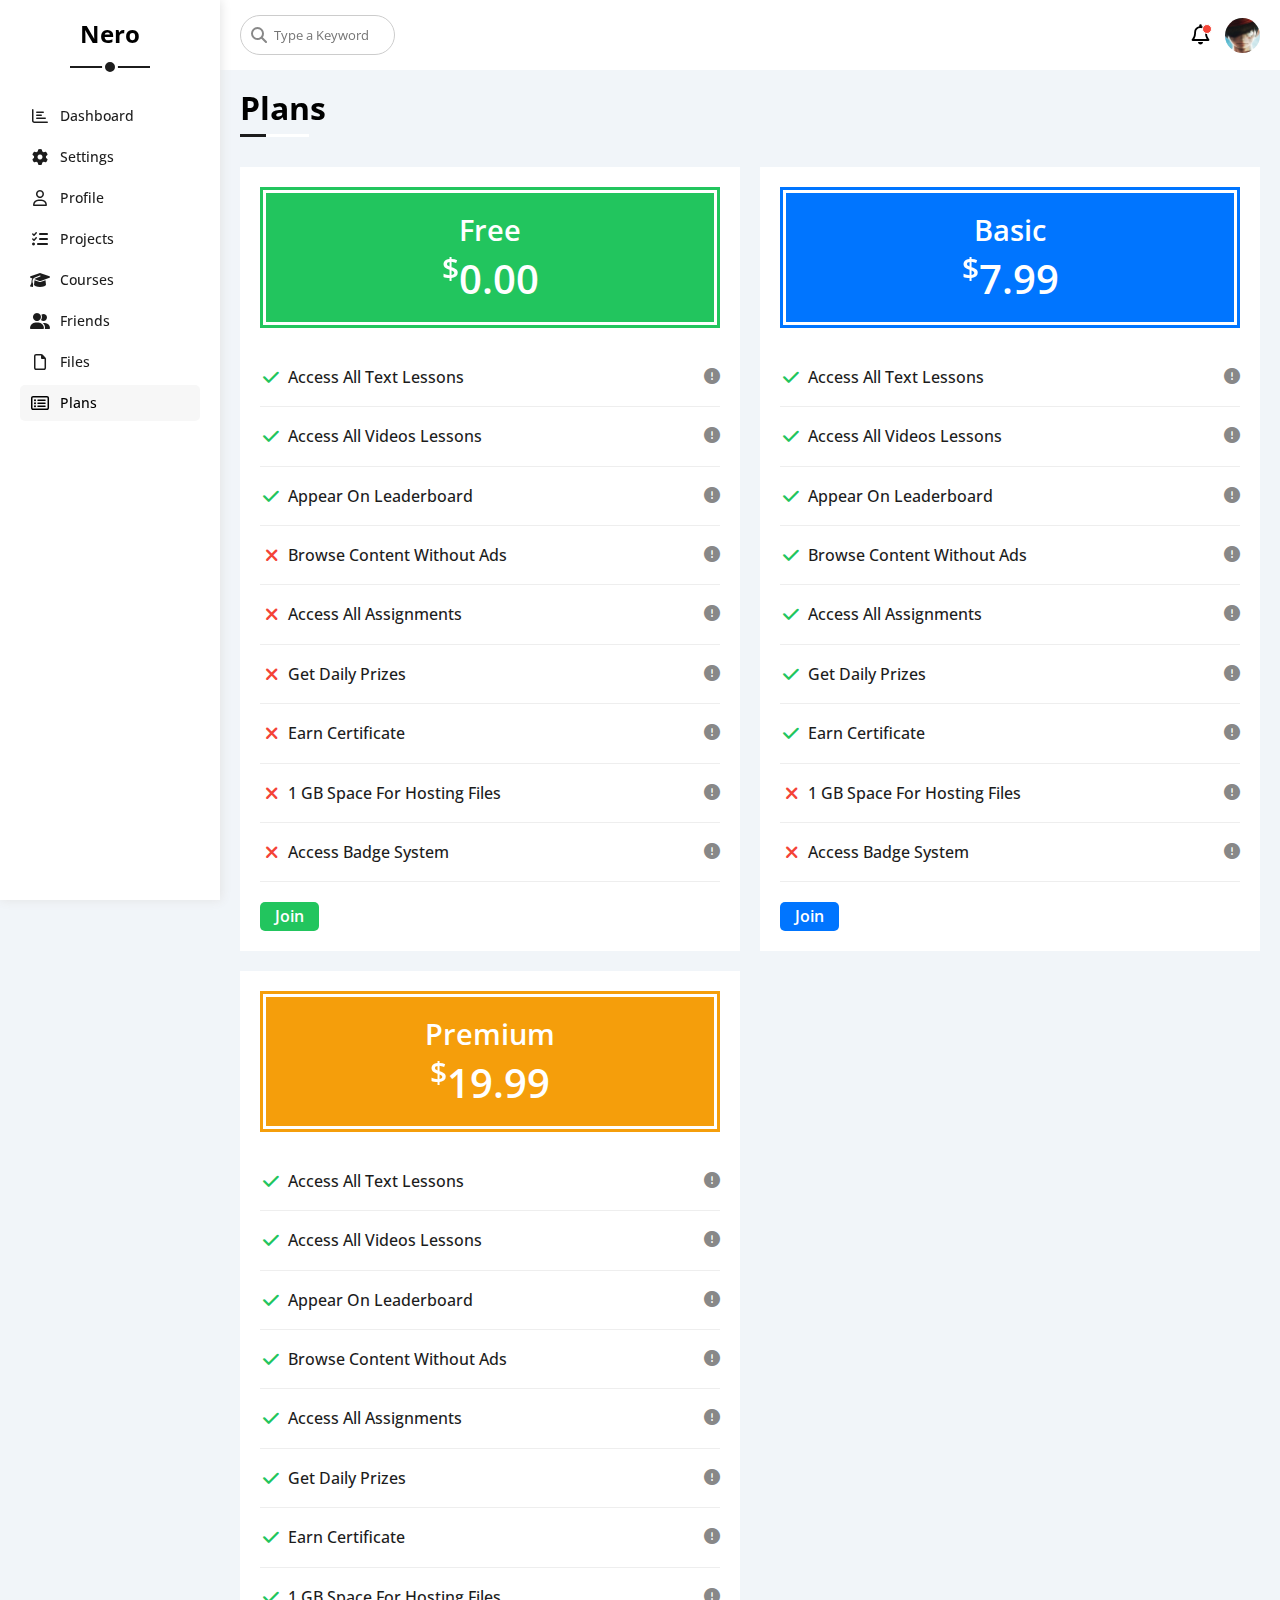
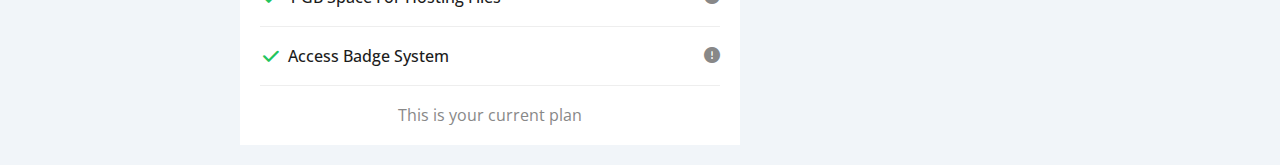
<file: pages/plans.html>
<!DOCTYPE html>
<html lang="en">
  <head>
    <meta charset="UTF-8" />
    <meta name="viewport" content="width=device-width, initial-scale=1.0" />
    <title>Plans</title>
    <!-- Open Sans Google Font -->
    <link rel="preconnect" href="https://fonts.googleapis.com" />
    <link rel="preconnect" href="https://fonts.gstatic.com" crossorigin />
    <link href="https://fonts.googleapis.com/css2?family=Open+Sans:wght@300;400;500;600;700&display=swap" rel="stylesheet" />
    <!-- Font Awesome -->
    <link rel="stylesheet" href="../css/font-awesome.min.css" />
    <!-- Normalize -->
    <link rel="stylesheet" href="../css/normalize-v8.0.1.css">
    <!-- My Styles -->
    <link rel="stylesheet" href="../css/framework.css" />
    <link rel="stylesheet" href="../css/master.css" />
  </head>
  <body>
    <div class="page">
      <!-- [Sidebar]>> -->
      <aside>
        <h3>Nero</h3>
        <ul>
          <!-- Dashboard -->
          <li>
            <a href="../index.html">
              <i class="fa-fw fa-regular fa-chart-bar"></i>
              <span class="ml-10px fs-14">Dashboard</span>
            </a>
          </li>
          <!-- Settings -->
          <li>
            <a href="settings.html">
              <i class="fa-fw fa-solid fa-gear"></i>
              <span class="ml-10px fs-14">Settings</span>
            </a>
          </li>
          <!-- Profile -->
          <li>
            <a href="profile.html">
              <i class="fa-fw fa-regular fa-user"></i>
              <span class="ml-10px fs-14">Profile</span>
            </a>
          </li>
          <!-- Projects -->
          <li>
            <a href="projects.html">
              <i class="fa-fw fa-solid fa-list-check"></i>
              <span class="ml-10px fs-14">Projects</span>
            </a>
          </li>
          <!-- Courses -->
          <li>
            <a href="courses.html">
              <i class="fa-fw fa-solid fa-graduation-cap"></i>
              <span class="ml-10px fs-14">Courses</span>
            </a>
          </li>
          <!-- Friends -->
          <li>
            <a href="friends.html">
              <i class="fa-fw fa-solid fa-user-group"></i>
              <span class="ml-10px fs-14">Friends</span>
            </a>
          </li>
          <!-- Files -->
          <li>
            <a href="files.html">
              <i class="fa-fw fa-regular fa-file"></i>
              <span class="ml-10px fs-14">Files</span>
            </a>
          </li>
          <!-- Plans -->
          <li>
            <a href="plans.html" class="active">
              <i class="fa-fw fa-regular fa-rectangle-list"></i>
              <span class="ml-10px fs-14">Plans</span>
            </a>
          </li>
        </ul>
      </aside>
      <!-- <<[Sidebar] -->





      <!-- [Content]>> -->
      <div class="content">
        <!-- [Header] -->
        <header>
          <div class="search">
            <input type="search" name="search" placeholder="Type a Keyword" />
          </div>
          <div class="icons">
            <i class="fa-regular fa-bell"></i>
            <img src="../images/profile.jpg" alt="Profile Picture" />
          </div>
        </header>

        <!-- [Main Content] -->
        <main>
          <h1>Plans</h1>
          <div class="plans">
            <!-- Free Plan -->
            <div class="plan free" style="--plan-color: var(--green-color);">
              <header>
                <span class="type">Free</span>
                <span class="price"><sup>$</sup>0.00</span>
              </header>
              <ul class="specifications">
                <li>
                  <i class="fa-solid fa-check fa-fw"></i>
                  <span>Access All Text Lessons</span>
                  <i class="fa-solid fa-circle-exclamation help"></i>
                </li>
                <li>
                  <i class="fa-solid fa-check fa-fw"></i>
                  <span>Access All Videos Lessons</span>
                  <i class="fa-solid fa-circle-exclamation help"></i>
                </li>
                <li>
                  <i class="fa-solid fa-check fa-fw"></i>
                  <span>Appear On Leaderboard</span>
                  <i class="fa-solid fa-circle-exclamation help"></i>
                </li>
                <li>
                  <i class="fa-solid fa-xmark fa-fw"></i>
                  <span>Browse Content Without Ads</span>
                  <i class="fa-solid fa-circle-exclamation help"></i>
                </li>
                <li>
                  <i class="fa-solid fa-xmark fa-fw"></i>
                  <span>Access All Assignments</span>
                  <i class="fa-solid fa-circle-exclamation help"></i>
                </li>
                <li>
                  <i class="fa-solid fa-xmark fa-fw"></i>
                  <span>Get Daily Prizes</span>
                  <i class="fa-solid fa-circle-exclamation help"></i>
                </li>
                <li>
                  <i class="fa-solid fa-xmark fa-fw"></i>
                  <span>Earn Certificate</span>
                  <i class="fa-solid fa-circle-exclamation help"></i>
                </li>
                <li>
                  <i class="fa-solid fa-xmark fa-fw"></i>
                  <span>1 GB Space For Hosting Files</span>
                  <i class="fa-solid fa-circle-exclamation help"></i>
                </li>
                <li>
                  <i class="fa-solid fa-xmark fa-fw"></i>
                  <span>Access Badge System</span>
                  <i class="fa-solid fa-circle-exclamation help"></i>
                </li>
              </ul>
              <a href="#" class="join">Join</a>
            </div>
            <!-- Basic Plan -->
            <div class="plan basic" style="--plan-color: var(--blue-color);">
              <header>
                <span class="type">Basic</span>
                <span class="price"><sup>$</sup>7.99</span>
              </header>
              <ul class="specifications">
                <li>
                  <i class="fa-solid fa-check fa-fw"></i>
                  <span>Access All Text Lessons</span>
                  <i class="fa-solid fa-circle-exclamation help"></i>
                </li>
                <li>
                  <i class="fa-solid fa-check fa-fw"></i>
                  <span>Access All Videos Lessons</span>
                  <i class="fa-solid fa-circle-exclamation help"></i>
                </li>
                <li>
                  <i class="fa-solid fa-check fa-fw"></i>
                  <span>Appear On Leaderboard</span>
                  <i class="fa-solid fa-circle-exclamation help"></i>
                </li>
                <li>
                  <i class="fa-solid fa-check fa-fw"></i>
                  <span>Browse Content Without Ads</span>
                  <i class="fa-solid fa-circle-exclamation help"></i>
                </li>
                <li>
                  <i class="fa-solid fa-check fa-fw"></i>
                  <span>Access All Assignments</span>
                  <i class="fa-solid fa-circle-exclamation help"></i>
                </li>
                <li>
                  <i class="fa-solid fa-check fa-fw"></i>
                  <span>Get Daily Prizes</span>
                  <i class="fa-solid fa-circle-exclamation help"></i>
                </li>
                <li>
                  <i class="fa-solid fa-check fa-fw"></i>
                  <span>Earn Certificate</span>
                  <i class="fa-solid fa-circle-exclamation help"></i>
                </li>
                <li>
                  <i class="fa-solid fa-xmark fa-fw"></i>
                  <span>1 GB Space For Hosting Files</span>
                  <i class="fa-solid fa-circle-exclamation help"></i>
                </li>
                <li>
                  <i class="fa-solid fa-xmark fa-fw"></i>
                  <span>Access Badge System</span>
                  <i class="fa-solid fa-circle-exclamation help"></i>
                </li>
              </ul>
              <a href="#" class="join">Join</a>
            </div>
            <!-- Premium Plan -->
            <div class="plan premium" style="--plan-color: var(--orange-color);">
              <header>
                <span class="type">Premium</span>
                <span class="price"><sup>$</sup>19.99</span>
              </header>
              <ul class="specifications">
                <li>
                  <i class="fa-solid fa-check fa-fw"></i>
                  <span>Access All Text Lessons</span>
                  <i class="fa-solid fa-circle-exclamation help"></i>
                </li>
                <li>
                  <i class="fa-solid fa-check fa-fw"></i>
                  <span>Access All Videos Lessons</span>
                  <i class="fa-solid fa-circle-exclamation help"></i>
                </li>
                <li>
                  <i class="fa-solid fa-check fa-fw"></i>
                  <span>Appear On Leaderboard</span>
                  <i class="fa-solid fa-circle-exclamation help"></i>
                </li>
                <li>
                  <i class="fa-solid fa-check fa-fw"></i>
                  <span>Browse Content Without Ads</span>
                  <i class="fa-solid fa-circle-exclamation help"></i>
                </li>
                <li>
                  <i class="fa-solid fa-check fa-fw"></i>
                  <span>Access All Assignments</span>
                  <i class="fa-solid fa-circle-exclamation help"></i>
                </li>
                <li>
                  <i class="fa-solid fa-check fa-fw"></i>
                  <span>Get Daily Prizes</span>
                  <i class="fa-solid fa-circle-exclamation help"></i>
                </li>
                <li>
                  <i class="fa-solid fa-check fa-fw"></i>
                  <span>Earn Certificate</span>
                  <i class="fa-solid fa-circle-exclamation help"></i>
                </li>
                <li>
                  <i class="fa-solid fa-check fa-fw"></i>
                  <span>1 GB Space For Hosting Files</span>
                  <i class="fa-solid fa-circle-exclamation help"></i>
                </li>
                <li>
                  <i class="fa-solid fa-check fa-fw"></i>
                  <span>Access Badge System</span>
                  <i class="fa-solid fa-circle-exclamation help"></i>
                </li>
              </ul>
              <span class="current">This is your current plan</span>
            </div>
          </div>
        </main>
      </div>
      <!-- <<[Content] -->
    </div>
  </body>
</html>
</file>
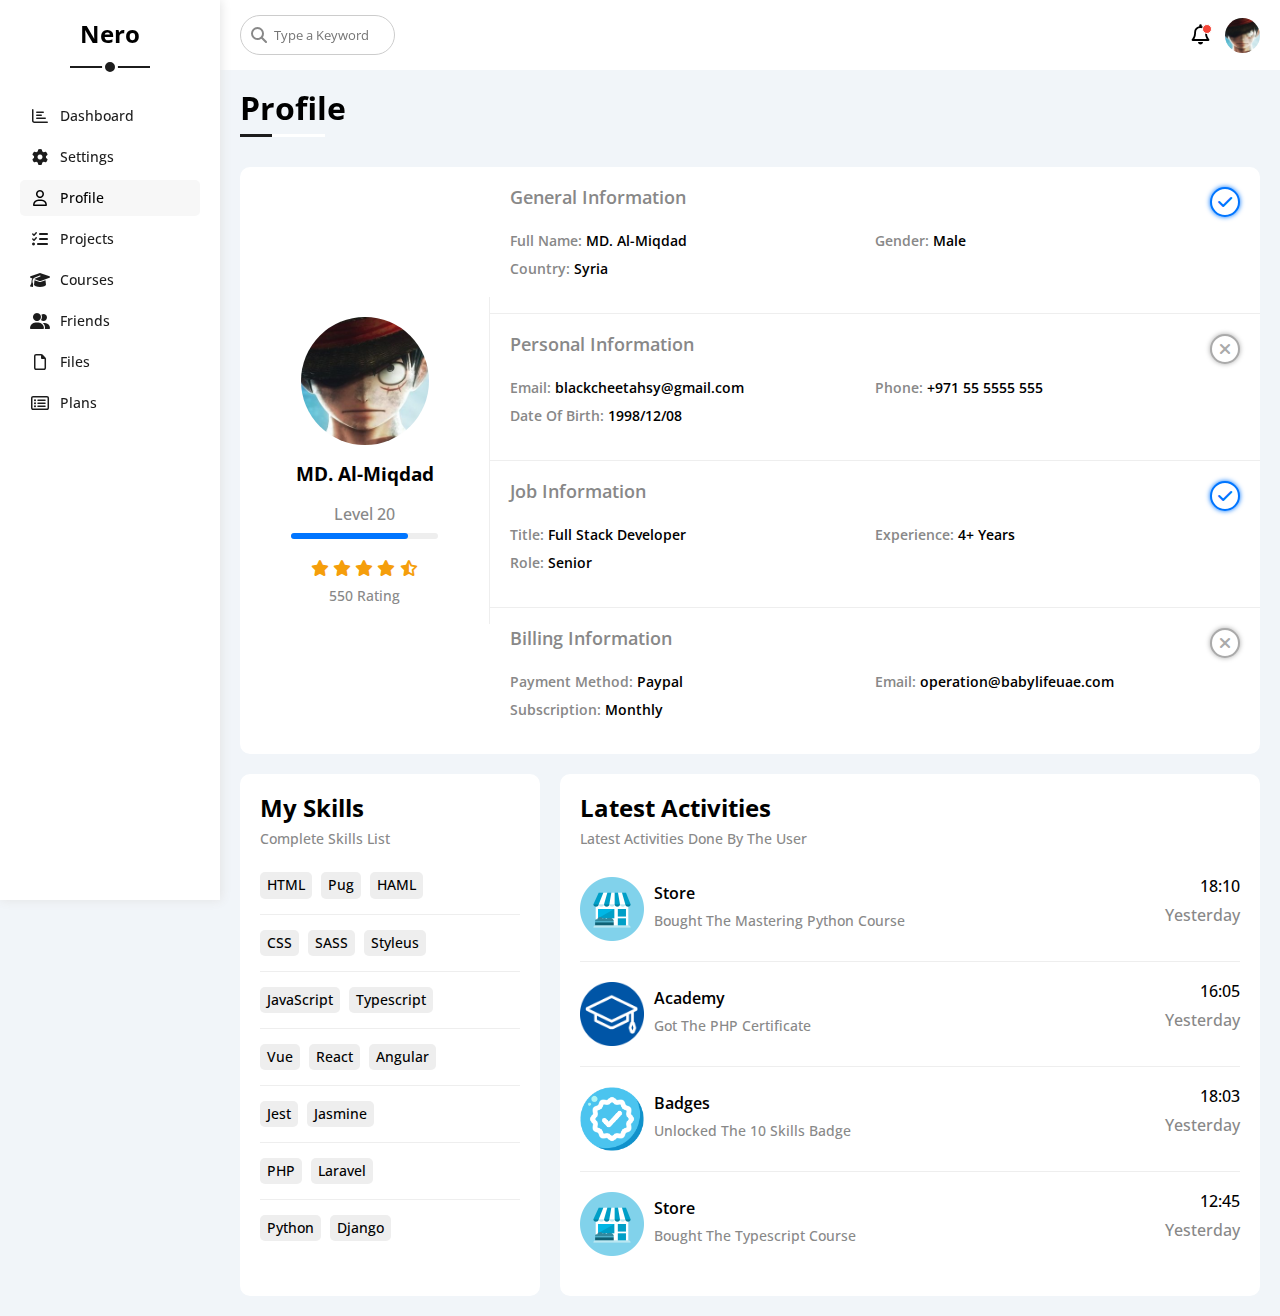
<file: pages/profile.html>
<!DOCTYPE html>
<html lang="en">
  <head>
    <meta charset="UTF-8" />
    <meta name="viewport" content="width=device-width, initial-scale=1.0" />
    <title>Profile</title>
    <!-- Open Sans Google Font -->
    <link rel="preconnect" href="https://fonts.googleapis.com" />
    <link rel="preconnect" href="https://fonts.gstatic.com" crossorigin />
    <link href="https://fonts.googleapis.com/css2?family=Open+Sans:wght@300;400;500;600;700&display=swap" rel="stylesheet" />
    <!-- Font Awesome -->
    <link rel="stylesheet" href="../css/font-awesome.min.css" />
    <!-- Normalize -->
    <link rel="stylesheet" href="../css/normalize-v8.0.1.css">
    <!-- My Styles -->
    <link rel="stylesheet" href="../css/framework.css" />
    <link rel="stylesheet" href="../css/master.css" />
  </head>
  <body>
    <div class="page">
      <!-- [Sidebar]>> -->
      <aside>
        <h3>Nero</h3>
        <ul>
          <!-- Dashboard -->
          <li>
            <a href="../index.html">
              <i class="fa-fw fa-regular fa-chart-bar"></i>
              <span class="ml-10px fs-14">Dashboard</span>
            </a>
          </li>
          <!-- Settings -->
          <li>
            <a href="settings.html">
              <i class="fa-fw fa-solid fa-gear"></i>
              <span class="ml-10px fs-14">Settings</span>
            </a>
          </li>
          <!-- Profile -->
          <li>
            <a href="profile.html" class="active">
              <i class="fa-fw fa-regular fa-user"></i>
              <span class="ml-10px fs-14">Profile</span>
            </a>
          </li>
          <!-- Projects -->
          <li>
            <a href="projects.html">
              <i class="fa-fw fa-solid fa-list-check"></i>
              <span class="ml-10px fs-14">Projects</span>
            </a>
          </li>
          <!-- Courses -->
          <li>
            <a href="courses.html">
              <i class="fa-fw fa-solid fa-graduation-cap"></i>
              <span class="ml-10px fs-14">Courses</span>
            </a>
          </li>
          <!-- Friends -->
          <li>
            <a href="friends.html">
              <i class="fa-fw fa-solid fa-user-group"></i>
              <span class="ml-10px fs-14">Friends</span>
            </a>
          </li>
          <!-- Files -->
          <li>
            <a href="files.html">
              <i class="fa-fw fa-regular fa-file"></i>
              <span class="ml-10px fs-14">Files</span>
            </a>
          </li>
          <!-- Plans -->
          <li>
            <a href="plans.html">
              <i class="fa-fw fa-regular fa-rectangle-list"></i>
              <span class="ml-10px fs-14">Plans</span>
            </a>
          </li>
        </ul>
      </aside>
      <!-- <<[Sidebar] -->





      <!-- [Content]>> -->
      <div class="content">
        <!-- [Header] -->
        <header>
          <div class="search">
            <input type="search" name="search" placeholder="Type a Keyword" />
          </div>
          <div class="icons">
            <i class="fa-regular fa-bell"></i>
            <img src="../images/profile.jpg" alt="Profile Picture" />
          </div>
        </header>

        <!-- [Main Content] -->
        <main>
          <h1>Profile</h1>
          <div class="profile">
            <!-- Overview -->
            <div class="overview">
              <!-- Avatar -->
              <div class="avatar">
                <img src="../images/profile.jpg" alt="Profile" />
                <span class="name">MD. Al-Miqdad</span>
                <span class="level">Level 20</span>
                <div class="bar"><span class="progress"></span></div>
                <ul class="stars">
                  <li><i class="fa-solid fa-star"></i></li>
                  <li><i class="fa-solid fa-star"></i></li>
                  <li><i class="fa-solid fa-star"></i></li>
                  <li><i class="fa-solid fa-star"></i></li>
                  <li><i class="fa-solid fa-star-half-stroke"></i></li>
                </ul>
                <span class="rating">550 Rating</span>
              </div>
              <!-- Info -->
              <div class="info">
                <!-- Box 1 -->
                <div class="box">
                  <header>
                    <h3>General Information</h3>
                    <label>
                      <input class="toggle-checkbox" type="checkbox" checked />
                      <div class="switch"></div>
                    </label>
                  </header>
                  <div class="parts">
                    <div class="part">
                      <span class="title">Full Name:</span>
                      <span>MD. Al-Miqdad</span>
                    </div>
                    <div class="part">
                      <span class="title">Gender:</span>
                      <span>Male</span>
                    </div>
                    <div class="part">
                      <span class="title">Country:</span>
                      <span>Syria</span>
                    </div>
                  </div>
                </div>
                <!-- Box 2 -->
                <div class="box">
                  <header>
                    <h3>Personal Information</h3>
                    <label>
                      <input class="toggle-checkbox" type="checkbox" />
                      <div class="switch"></div>
                    </label>
                  </header>
                  <div class="parts">
                    <div class="part">
                      <span class="title">Email:</span>
                      <span>blackcheetahsy@gmail.com</span>
                    </div>
                    <div class="part">
                      <span class="title">Phone:</span>
                      <span>+971 55 5555 555</span>
                    </div>
                    <div class="part">
                      <span class="title">Date Of Birth:</span>
                      <span>1998/12/08</span>
                    </div>
                  </div>
                </div>
                <!-- Box 3 -->
                <div class="box">
                  <header>
                    <h3>Job Information</h3>
                    <label>
                      <input class="toggle-checkbox" type="checkbox" checked />
                      <div class="switch"></div>
                    </label>
                  </header>
                  <div class="parts">
                    <div class="part">
                      <span class="title">Title:</span>
                      <span>Full Stack Developer</span>
                    </div>
                    <div class="part">
                      <span class="title">Experience:</span>
                      <span>4+ Years</span>
                    </div>
                    <div class="part">
                      <span class="title">Role:</span>
                      <span>Senior</span>
                    </div>
                  </div>
                </div>
                <!-- Box 4 -->
                <div class="box">
                  <header>
                    <h3>Billing Information</h3>
                    <label>
                      <input class="toggle-checkbox" type="checkbox" />
                      <div class="switch"></div>
                    </label>
                  </header>
                  <div class="parts">
                    <div class="part">
                      <span class="title">Payment Method:</span>
                      <span>Paypal</span>
                    </div>
                    <div class="part">
                      <span class="title">Email:</span>
                      <span>operation@babylifeuae.com</span>
                    </div>
                    <div class="part">
                      <span class="title">Subscription:</span>
                      <span>Monthly</span>
                    </div>
                  </div>
                </div>
              </div>
            </div>
            <div class="divider">
              <!-- Skills -->
              <div class="skills box">
                <h3>My Skills</h3>
                <p>Complete Skills List</p>
                <div class="set">
                  <span class="tag">HTML</span>
                  <span class="tag">Pug</span>
                  <span class="tag">HAML</span>
                </div>
                <div class="set">
                  <span class="tag">CSS</span>
                  <span class="tag">SASS</span>
                  <span class="tag">Styleus</span>
                </div>
                <div class="set">
                  <span class="tag">JavaScript</span>
                  <span class="tag">Typescript</span>
                </div>
                <div class="set">
                  <span class="tag">Vue</span>
                  <span class="tag">React</span>
                  <span class="tag">Angular</span>
                </div>
                <div class="set">
                  <span class="tag">Jest</span>
                  <span class="tag">Jasmine</span>
                </div>
                <div class="set">
                  <span class="tag">PHP</span>
                  <span class="tag">Laravel</span>
                </div>
                <div class="set">
                  <span class="tag">Python</span>
                  <span class="tag">Django</span>
                </div>
              </div>
              <!-- Activities -->
              <div class="activities box">
                <h3>Latest Activities</h3>
                <p>Latest Activities Done By The User</p>
                <!-- Activity 1 -->
                <div class="activity">
                  <img src="../images/store.png" alt="Store" />
                  <div class="text">
                    <span>Store</span>
                    <p>Bought The Mastering Python Course</p>
                  </div>
                  <div class="date">
                    <span>18:10</span>
                    <span>Yesterday</span>
                  </div>
                </div>
                <!-- Activity 2 -->
                <div class="activity">
                  <img src="../images/academy.jpg" alt="Academy" />
                  <div class="text">
                    <span>Academy</span>
                    <p>Got The PHP Certificate</p>
                  </div>
                  <div class="date">
                    <span>16:05</span>
                    <span>Yesterday</span>
                  </div>
                </div>
                <!-- Activity 3 -->
                <div class="activity">
                  <img src="../images/badge.png" alt="Badges" />
                  <div class="text">
                    <span>Badges</span>
                    <p>Unlocked The 10 Skills Badge</p>
                  </div>
                  <div class="date">
                    <span>18:03</span>
                    <span>Yesterday</span>
                  </div>
                </div>
                <!-- Activity 4 -->
                <div class="activity">
                  <img src="../images/store.png" alt="Store" />
                  <div class="text">
                    <span>Store</span>
                    <p>Bought The Typescript Course</p>
                  </div>
                  <div class="date">
                    <span>12:45</span>
                    <span>Yesterday</span>
                  </div>
                </div>
              </div>
            </div>
          </div>
        </main>
      </div>
      <!-- <<[Content] -->
    </div>
  </body>
</html>
</file>
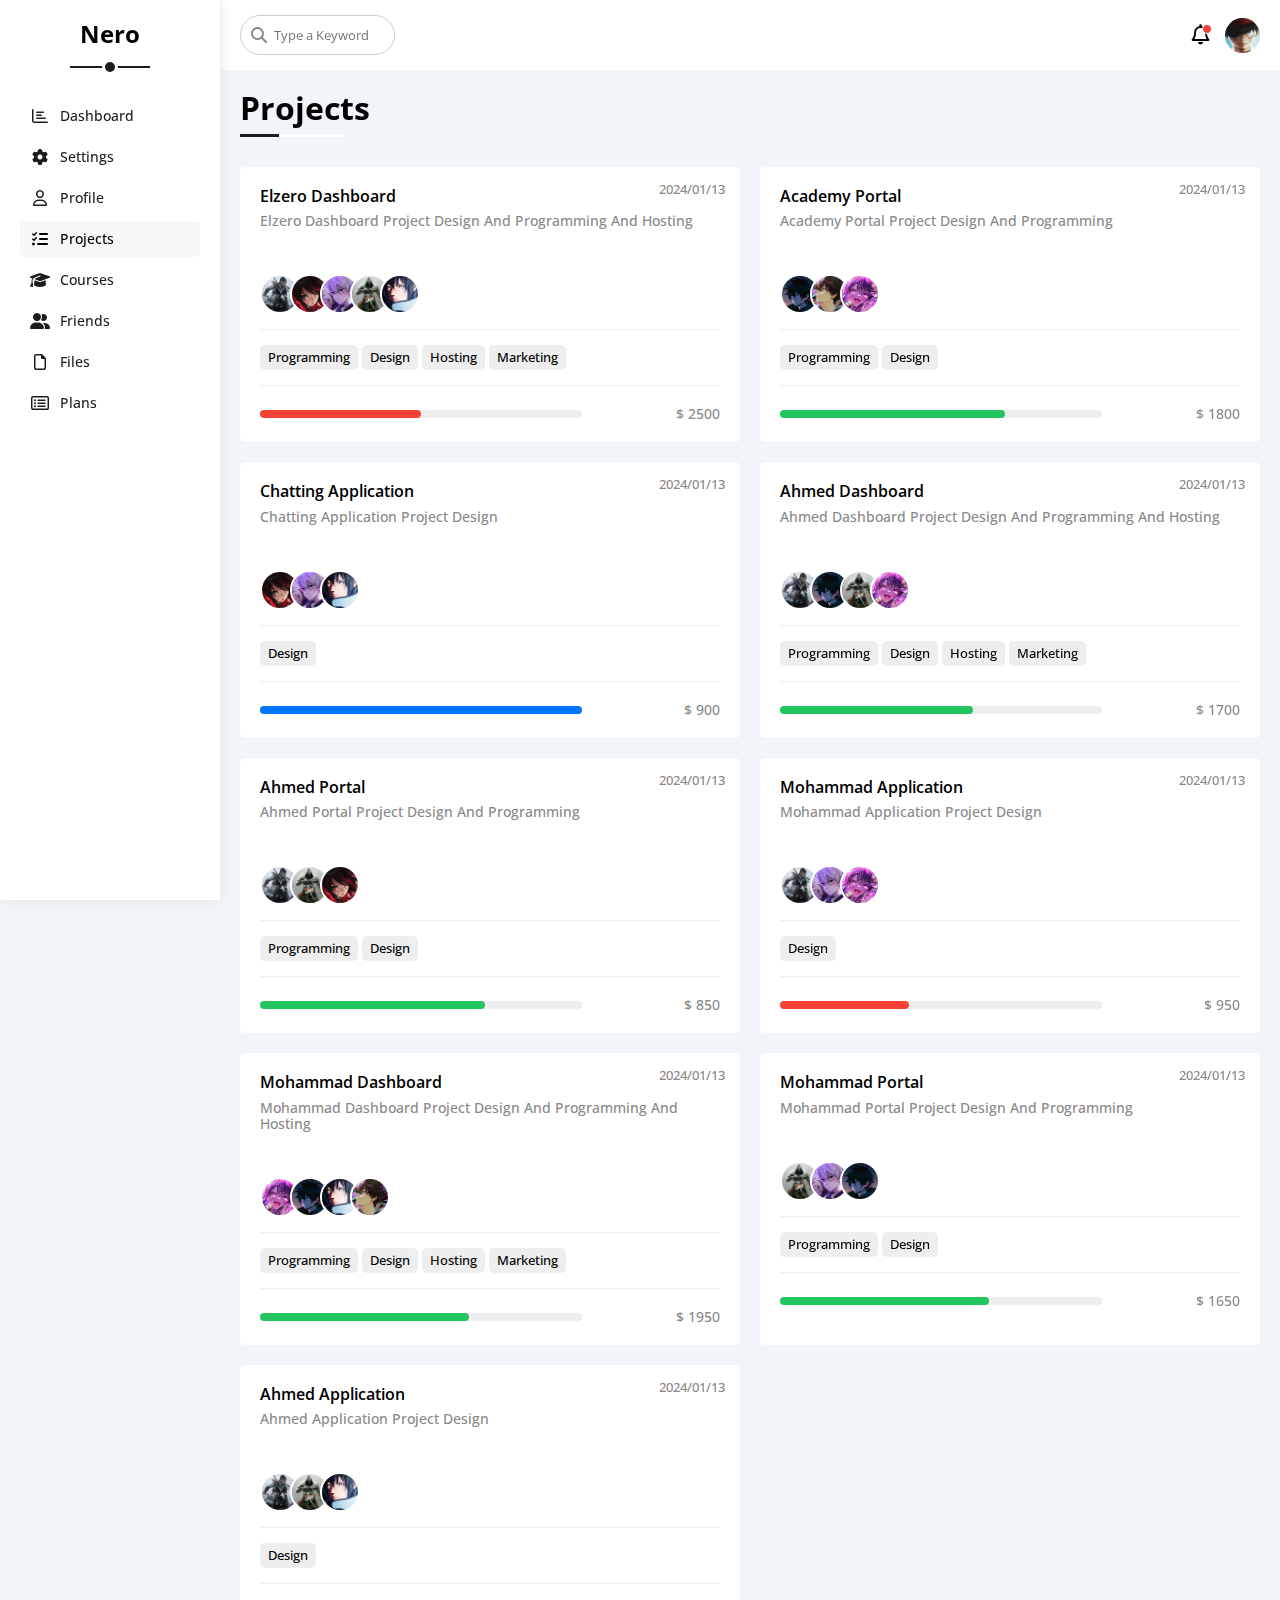
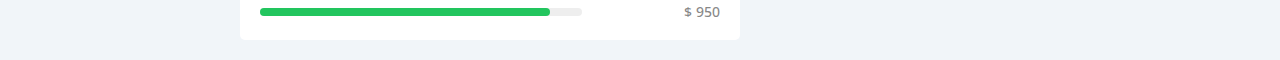
<file: pages/projects.html>
<!DOCTYPE html>
<html lang="en">
  <head>
    <meta charset="UTF-8" />
    <meta name="viewport" content="width=device-width, initial-scale=1.0" />
    <title>Projects</title>
    <!-- Open Sans Google Font -->
    <link rel="preconnect" href="https://fonts.googleapis.com" />
    <link rel="preconnect" href="https://fonts.gstatic.com" crossorigin />
    <link href="https://fonts.googleapis.com/css2?family=Open+Sans:wght@300;400;500;600;700&display=swap" rel="stylesheet" />
    <!-- Font Awesome -->
    <link rel="stylesheet" href="../css/font-awesome.min.css" />
    <!-- Normalize -->
    <link rel="stylesheet" href="../css/normalize-v8.0.1.css">
    <!-- My Styles -->
    <link rel="stylesheet" href="../css/framework.css" />
    <link rel="stylesheet" href="../css/master.css" />
  </head>
  <body>
    <div class="page">
      <!-- [Sidebar]>> -->
      <aside>
        <h3>Nero</h3>
        <ul>
          <!-- Dashboard -->
          <li>
            <a href="../index.html">
              <i class="fa-fw fa-regular fa-chart-bar"></i>
              <span class="ml-10px fs-14">Dashboard</span>
            </a>
          </li>
          <!-- Settings -->
          <li>
            <a href="settings.html">
              <i class="fa-fw fa-solid fa-gear"></i>
              <span class="ml-10px fs-14">Settings</span>
            </a>
          </li>
          <!-- Profile -->
          <li>
            <a href="profile.html">
              <i class="fa-fw fa-regular fa-user"></i>
              <span class="ml-10px fs-14">Profile</span>
            </a>
          </li>
          <!-- Projects -->
          <li>
            <a href="projects.html" class="active">
              <i class="fa-fw fa-solid fa-list-check"></i>
              <span class="ml-10px fs-14">Projects</span>
            </a>
          </li>
          <!-- Courses -->
          <li>
            <a href="courses.html">
              <i class="fa-fw fa-solid fa-graduation-cap"></i>
              <span class="ml-10px fs-14">Courses</span>
            </a>
          </li>
          <!-- Friends -->
          <li>
            <a href="friends.html">
              <i class="fa-fw fa-solid fa-user-group"></i>
              <span class="ml-10px fs-14">Friends</span>
            </a>
          </li>
          <!-- Files -->
          <li>
            <a href="files.html">
              <i class="fa-fw fa-regular fa-file"></i>
              <span class="ml-10px fs-14">Files</span>
            </a>
          </li>
          <!-- Plans -->
          <li>
            <a href="plans.html">
              <i class="fa-fw fa-regular fa-rectangle-list"></i>
              <span class="ml-10px fs-14">Plans</span>
            </a>
          </li>
        </ul>
      </aside>
      <!-- <<[Sidebar] -->





      <!-- [Content]>> -->
      <div class="content">
        <!-- [Header] -->
        <header>
          <div class="search">
            <input type="search" name="search" placeholder="Type a Keyword" />
          </div>
          <div class="icons">
            <i class="fa-regular fa-bell"></i>
            <img src="../images/profile.jpg" alt="Profile Picture" />
          </div>
        </header>

        <!-- [Main Content] -->
        <main>
          <h1>Projects</h1>
          <div class="projects-page">
            <!-- Project 1 -->
            <div class="project">
              <h3>Elzero Dashboard</h3>
              <p>Elzero Dashboard Project Design And Programming And Hosting</p>
              <div class="team">
                <img src="../images/team-01.jpg" alt="Member" />
                <img src="../images/team-05.jpg" alt="Member" />
                <img src="../images/team-07.jpg" alt="Member" />
                <img src="../images/team-02.jpg" alt="Member" />
                <img src="../images/team-03.jpg" alt="Member" />
              </div>
              <div class="tags">
                <span class="tag">Programming</span>
                <span class="tag">Design</span>
                <span class="tag">Hosting</span>
                <span class="tag">Marketing</span>
              </div>
              <footer>
                <div class="bar" style="--progress-color: var(--red-color);">
                  <span class="progress" style="width: 50%"></span>
                </div>
                <span class="price">$ 2500</span>
              </footer>
              <span class="date">2024/01/13</span>
            </div>
            <!-- Project 2 -->
            <div class="project">
              <h3>Academy Portal</h3>
              <p>Academy Portal Project Design And Programming</p>
              <div class="team">
                <img src="../images/team-04.jpg" alt="Member" />
                <img src="../images/team-06.jpg" alt="Member" />
                <img src="../images/team-08.jpg" alt="Member" />
              </div>
              <div class="tags">
                <span class="tag">Programming</span>
                <span class="tag">Design</span>
              </div>
              <footer>
                <div class="bar" style="--progress-color: var(--green-color);">
                  <span class="progress" style="width: 70%"></span>
                </div>
                <span class="price">$ 1800</span>
              </footer>
              <span class="date">2024/01/13</span>
            </div>
            <!-- Project 3 -->
            <div class="project">
              <h3>Chatting Application</h3>
              <p>Chatting Application Project Design</p>
              <div class="team">
                <img src="../images/team-05.jpg" alt="Member" />
                <img src="../images/team-07.jpg" alt="Member" />
                <img src="../images/team-03.jpg" alt="Member" />
              </div>
              <div class="tags">
                <span class="tag">Design</span>
              </div>
              <footer>
                <div class="bar" style="--progress-color: var(--blue-color);">
                  <span class="progress" style="width: 100%;"></span>
                </div>
                <span class="price">$ 900</span>
              </footer>
              <span class="date">2024/01/13</span>
            </div>
            <!-- Project 4 -->
            <div class="project">
              <h3>Ahmed Dashboard</h3>
              <p>Ahmed Dashboard Project Design And Programming And Hosting</p>
              <div class="team">
                <img src="../images/team-01.jpg" alt="Member" />
                <img src="../images/team-04.jpg" alt="Member" />
                <img src="../images/team-02.jpg" alt="Member" />
                <img src="../images/team-08.jpg" alt="Member" />
              </div>
              <div class="tags">
                <span class="tag">Programming</span>
                <span class="tag">Design</span>
                <span class="tag">Hosting</span>
                <span class="tag">Marketing</span>
              </div>
              <footer>
                <div class="bar" style="--progress-color: var(--green-color);">
                  <span class="progress" style="width: 60%;"></span>
                </div>
                <span class="price">$ 1700</span>
              </footer>
              <span class="date">2024/01/13</span>
            </div>
            <!-- Project 5 -->
            <div class="project">
              <h3>Ahmed Portal</h3>
              <p>Ahmed Portal Project Design And Programming</p>
              <div class="team">
                <img src="../images/team-01.jpg" alt="Member" />
                <img src="../images/team-02.jpg" alt="Member" />
                <img src="../images/team-05.jpg" alt="Member" />
              </div>
              <div class="tags">
                <span class="tag">Programming</span>
                <span class="tag">Design</span>
              </div>
              <footer>
                <div class="bar" style="--progress-color: var(--green-color);">
                  <span class="progress" style="width: 70%;"></span>
                </div>
                <span class="price">$ 850</span>
              </footer>
              <span class="date">2024/01/13</span>
            </div>
            <!-- Project 6 -->
            <div class="project">
              <h3>Mohammad Application</h3>
              <p>Mohammad Application Project Design</p>
              <div class="team">
                <img src="../images/team-01.jpg" alt="Member" />
                <img src="../images/team-07.jpg" alt="Member" />
                <img src="../images/team-08.jpg" alt="Member" />
              </div>
              <div class="tags">
                <span class="tag">Design</span>
              </div>
              <footer>
                <div class="bar" style="--progress-color: var(--red-color);">
                  <span class="progress" style="width: 40%"></span>
                </div>
                <span class="price">$ 950</span>
              </footer>
              <span class="date">2024/01/13</span>
            </div>
            <!-- Project 7 -->
            <div class="project">
              <h3>Mohammad Dashboard</h3>
              <p>Mohammad Dashboard Project Design And Programming And Hosting</p>
              <div class="team">
                <img src="../images/team-08.jpg" alt="Member" />
                <img src="../images/team-04.jpg" alt="Member" />
                <img src="../images/team-03.jpg" alt="Member" />
                <img src="../images/team-06.jpg" alt="Member" />
              </div>
              <div class="tags">
                <span class="tag">Programming</span>
                <span class="tag">Design</span>
                <span class="tag">Hosting</span>
                <span class="tag">Marketing</span>
              </div>
              <footer>
                <div class="bar" style="--progress-color: var(--green-color);">
                  <span class="progress" style="width: 65%"></span>
                </div>
                <span class="price">$ 1950</span>
              </footer>
              <span class="date">2024/01/13</span>
            </div>
            <!-- Project 8 -->
            <div class="project">
              <h3>Mohammad Portal</h3>
              <p>Mohammad Portal Project Design And Programming</p>
              <div class="team">
                <img src="../images/team-02.jpg" alt="Member" />
                <img src="../images/team-07.jpg" alt="Member" />
                <img src="../images/team-04.jpg" alt="Member" />
              </div>
              <div class="tags">
                <span class="tag">Programming</span>
                <span class="tag">Design</span>
              </div>
              <footer>
                <div class="bar" style="--progress-color: var(--green-color);">
                  <span class="progress" style="width: 65%;"></span>
                </div>
                <span class="price">$ 1650</span>
              </footer>
              <span class="date">2024/01/13</span>
            </div>
            <!-- Project 9 -->
            <div class="project">
              <h3>Ahmed Application</h3>
              <p>Ahmed Application Project Design</p>
              <div class="team">
                <img src="../images/team-01.jpg" alt="Member" />
                <img src="../images/team-02.jpg" alt="Member" />
                <img src="../images/team-03.jpg" alt="Member" />
              </div>
              <div class="tags">
                <span class="tag">Design</span>
              </div>
              <footer>
                <div class="bar" style="--progress-color: var(--green-color);">
                  <span class="progress" style="width: 90%;"></span>
                </div>
                <span class="price">$ 950</span>
              </footer>
              <span class="date">2024/01/13</span>
            </div>
          </div>
        </main>
      </div>
      <!-- <<[Content] -->
    </div>
  </body>
</html>
</file>
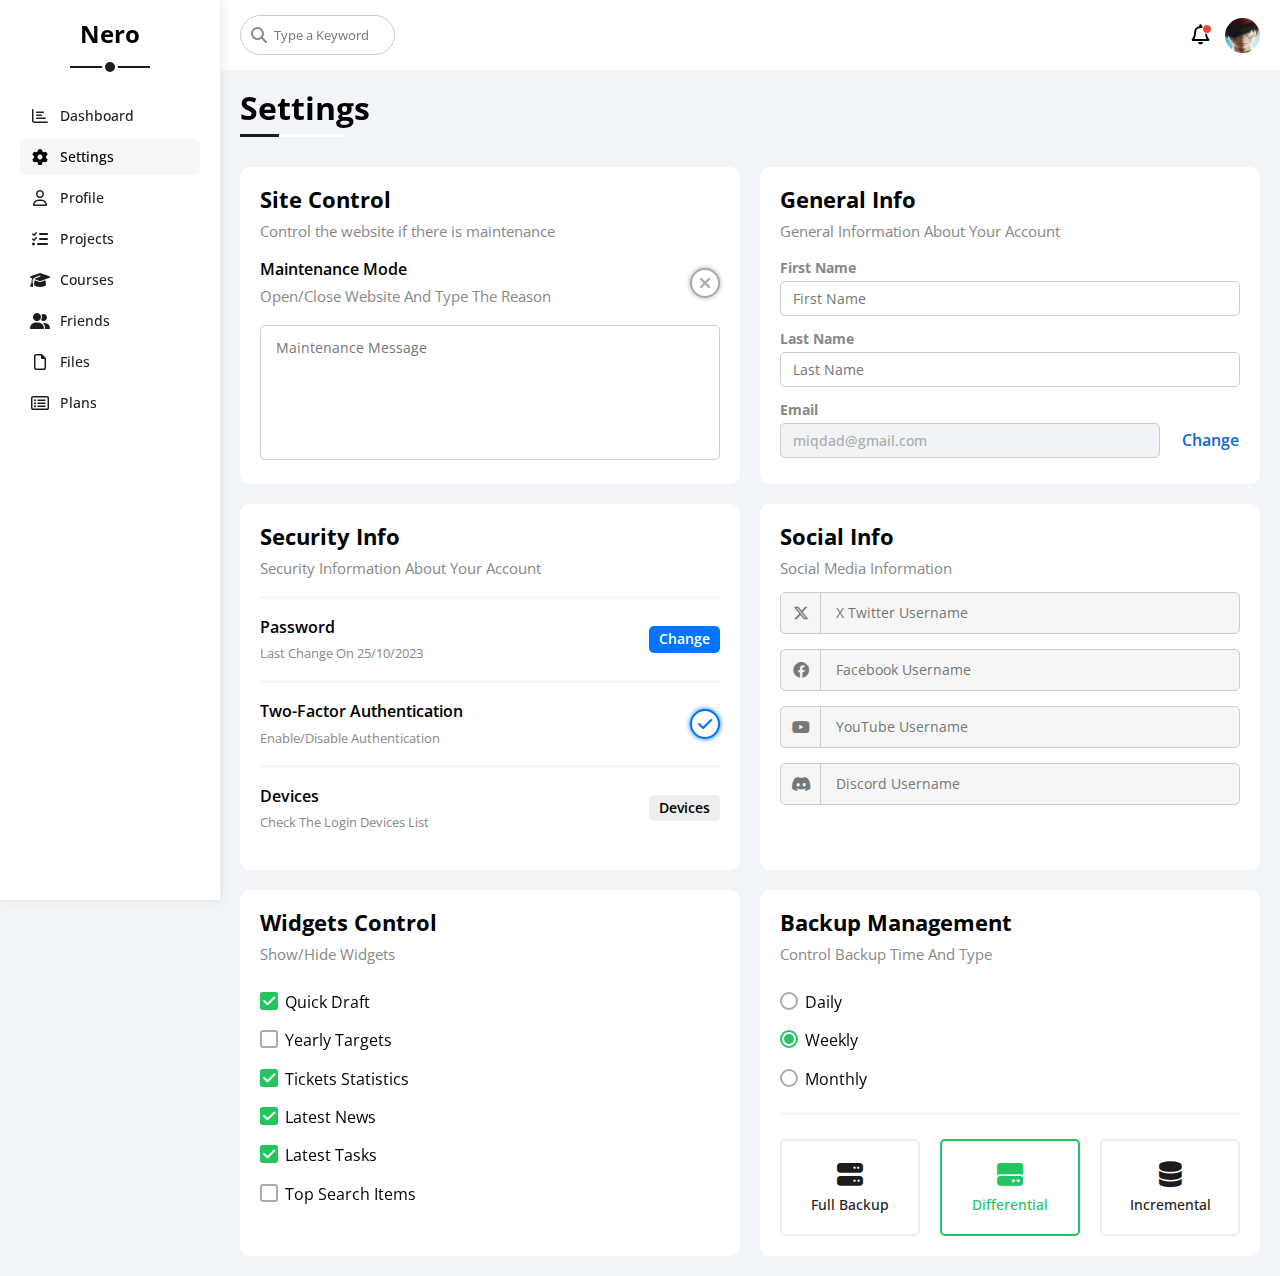
<file: pages/settings.html>
<!DOCTYPE html>
<html lang="en">
  <head>
    <meta charset="UTF-8" />
    <meta name="viewport" content="width=device-width, initial-scale=1.0" />
    <title>Elzero HTML And CSS Design 4 - Settings</title>
    <!-- Open Sans Google Font -->
    <link rel="preconnect" href="https://fonts.googleapis.com" />
    <link rel="preconnect" href="https://fonts.gstatic.com" crossorigin />
    <link href="https://fonts.googleapis.com/css2?family=Open+Sans:wght@300;400;500;600;700&display=swap" rel="stylesheet" />
    <!-- Font Awesome -->
    <link rel="stylesheet" href="../css/font-awesome.min.css" />
    <!-- Normalize -->
    <link rel="stylesheet" href="../css/normalize-v8.0.1.css">
    <!-- My Styles -->
    <link rel="stylesheet" href="../css/framework.css" />
    <link rel="stylesheet" href="../css/master.css" />
  </head>
  <body>
    <div class="page">
      <!-- [Sidebar]>> -->
      <aside>
        <h3>Nero</h3>
        <ul>
          <!-- Dashboard -->
          <li>
            <a href="../index.html">
              <i class="fa-fw fa-regular fa-chart-bar"></i>
              <span class="ml-10px fs-14">Dashboard</span>
            </a>
          </li>
          <!-- Settings -->
          <li>
            <a href="settings.html" class="active">
              <i class="fa-fw fa-solid fa-gear"></i>
              <span class="ml-10px fs-14">Settings</span>
            </a>
          </li>
          <!-- Profile -->
          <li>
            <a href="profile.html">
              <i class="fa-fw fa-regular fa-user"></i>
              <span class="ml-10px fs-14">Profile</span>
            </a>
          </li>
          <!-- Projects -->
          <li>
            <a href="projects.html">
              <i class="fa-fw fa-solid fa-list-check"></i>
              <span class="ml-10px fs-14">Projects</span>
            </a>
          </li>
          <!-- Courses -->
          <li>
            <a href="courses.html">
              <i class="fa-fw fa-solid fa-graduation-cap"></i>
              <span class="ml-10px fs-14">Courses</span>
            </a>
          </li>
          <!-- Friends -->
          <li>
            <a href="friends.html">
              <i class="fa-fw fa-solid fa-user-group"></i>
              <span class="ml-10px fs-14">Friends</span>
            </a>
          </li>
          <!-- Files -->
          <li>
            <a href="files.html">
              <i class="fa-fw fa-regular fa-file"></i>
              <span class="ml-10px fs-14">Files</span>
            </a>
          </li>
          <!-- Plans -->
          <li>
            <a href="plans.html">
              <i class="fa-fw fa-regular fa-rectangle-list"></i>
              <span class="ml-10px fs-14">Plans</span>
            </a>
          </li>
        </ul>
      </aside>
      <!-- <<[Sidebar] -->





      <!-- [Content]>> -->
      <div class="content">
        <!-- [Header] -->
        <header>
          <div class="search">
            <input type="search" name="search" placeholder="Type a Keyword" />
          </div>
          <div class="icons">
            <i class="fa-regular fa-bell"></i>
            <img src="../images/profile.jpg" alt="Profile Picture" />
          </div>
        </header>

        <!-- [Main Content] -->
        <main>
          <h1>Settings</h1>
          <div class="settings">
            <!-- [Control] -->
            <div class="widget control">
              <h3>Site Control</h3>
              <p>Control the website if there is maintenance</p>
              <div class="site-state">
                <div class="text">
                  <span>Maintenance Mode</span>
                  <p>Open/Close Website And Type The Reason</p>
                </div>
                <label>
                  <input class="toggle-checkbox" type="checkbox" />
                  <div class="switch"></div>
                </label>
              </div>
              <textarea placeholder="Maintenance Message"></textarea>
            </div>

            <!-- General Information -->
            <div class="widget information">
              <h3>General Info</h3>
              <p>General Information About Your Account</p>
              <form action="#">
                <label for="fname">First Name</label>
                <input type="text" name="fname" id="fname" placeholder="First Name" />
                <label for="lname">Last Name</label>
                <input type="text" name="lname" id="lname" placeholder="Last Name" />
                <label for="email">Email</label>
                <input type="email" id="email" value="miqdad@gmail.com" disabled/>
                <input type="submit" value="Change" />
              </form>
            </div>

            <!-- Security Information -->
            <div class="widget security">
              <h3>Security Info</h3>
              <p>Security Information About Your Account</p>
              <!-- Field 1 -->
              <div class="field">
                <div class="text">
                  <span>Password</span>
                  <p>Last Change On 25/10/2023</p>
                </div>
                <a href="#" class="blue-button">Change</a>
              </div>
              <!-- Field 2 -->
              <div class="field">
                <div class="text">
                  <span>Two-Factor Authentication</span>
                  <p>Enable/Disable Authentication</p>
                </div>
                <label>
                  <input class="toggle-checkbox" type="checkbox" checked />
                  <div class="switch"></div>
                </label>
              </div>
              <!-- Field 3 -->
              <div class="field devices">
                <div class="text">
                  <span>Devices</span>
                  <p>Check The Login Devices List</p>
                </div>
                <a href="">Devices</a>
              </div>
            </div>

            <!-- Social Networks -->
            <div class="widget social">
              <h3>Social Info</h3>
              <p>Social Media Information</p>
              <!-- X Twitter -->
              <div class="network">
                <i class="fa-brands fa-x-twitter"></i>
                <input type="text" name="x-twitter" placeholder="X Twitter Username" />
              </div>
              <!-- Facebook -->
              <div class="network">
                <i class="fa-brands fa-facebook"></i>
                <input type="text" name="facebook" placeholder="Facebook Username" />
              </div>
              <!-- YouTube -->
              <div class="network">
                <i class="fa-brands fa-youtube"></i>
                <input type="text" name="youtube" placeholder="YouTube Username" />
              </div>
              <!-- Discord -->
              <div class="network">
                <i class="fa-brands fa-discord"></i>
                <input type="text" name="discord" placeholder="Discord Username" />
              </div>
            </div>

            <!-- Widgets Control -->
            <div class="widget widgets">
              <h3>Widgets Control</h3>
              <p>Show/Hide Widgets</p>
              <ul>
                <!-- Widget 01 -->
                <li>
                  <input type="checkbox" name="widget" id="widget-01" checked />
                  <label for="widget-01">Quick Draft</label>
                </li>
                <!-- Widget 02 -->
                <li>
                  <input type="checkbox" name="widget" id="widget-02" />
                  <label for="widget-02">Yearly Targets</label>
                </li>
                <!-- Widget 03 -->
                <li>
                  <input type="checkbox" name="widget" id="widget-03" checked />
                  <label for="widget-03">Tickets Statistics</label>
                </li>
                <!-- Widget 04 -->
                <li>
                  <input type="checkbox" name="widget" id="widget-04" checked />
                  <label for="widget-04">Latest News</label>
                </li>
                <!-- Widget 05 -->
                <li>
                  <input type="checkbox" name="widget" id="widget-05" checked />
                  <label for="widget-05">Latest Tasks</label>
                </li>
                <!-- Widget 06 -->
                <li>
                  <input type="checkbox" name="widget" id="widget-06" />
                  <label for="widget-06">Top Search Items</label>
                </li>
              </ul>
            </div>

            <!-- Backup Management -->
            <div class="widget backups">
              <h3>Backup Management</h3>
              <p>Control Backup Time And Type</p>
              <ul>
                <!-- Backup 01 -->
                <li>
                  <input type="radio" name="backup" id="daily" />
                  <label for="daily">Daily</label>
                </li>
                <!-- Backup 02 -->
                <li>
                  <input type="radio" name="backup" id="weekly" checked />
                  <label for="weekly">Weekly</label>
                </li>
                <!-- Backup 03 -->
                <li>
                  <input type="radio" name="backup" id="monthly" />
                  <label for="monthly">Monthly</label>
                </li>
              </ul>
              <div class="servers">
                <!-- Server 1 -->
                <input type="radio" name="server" id="full" />
                <label class="server" for="full">
                  <i class="fa-solid fa-server"></i>
                  <span>Full Backup</span>
                </label>
                <!-- Server 2 -->
                <input type="radio" name="server" id="differential" checked />
                <label class="server" for="differential">
                  <i class="fa-solid fa-hard-drive"></i>
                  <span>Differential</span>
                </label>
                <!-- Server 3 -->
                <input type="radio" name="server" id="incremental" />
                <label class="server" for="incremental">
                  <i class="fa-solid fa-database"></i>
                  <span>Incremental</span>
                </label>
              </div>
            </div>
          </div>
        </main>
      </div>
      <!-- <<[Content] -->
    </div>
  </body>
</html>
</file>
<file: css/framework.css>
/* [Blue Button]>> */
.blue-button {
  border: none;
  outline: none;
  background-color: var(--blue-color);
  color: white;
  padding: 5px 10px;
  border-radius: 5px;
  font-size: var(--tiny-text);
  font-weight: 600;
  cursor: pointer;
}

.blue-button:hover {
  background-color: var(--blue-alt-color);
}

.blue-button:active {
  background-color: var(--blue-heavy-color);
}
/* <<[Blue Button] */


/* [Toggle Checkbox]>> */
.toggle-checkbox {
  display: none;
}

.toggle-checkbox + .switch {
  width: 30px;
  height: 30px;
  background-color: white;
  color: #aaa;
  border: 2px solid;
  border-radius: 50%;
  box-shadow: 0 0 5px #aaa;
  cursor: pointer;
  transition-property: color, box-shadow;
  transition-duration: 300ms;
  display: flex;
  justify-content: center;
  align-items: center;
  /* Fixing center issue */
  line-height: 1;
}

.toggle-checkbox + .switch::before {
  font-family: FontAwesome;
  content: "\f00d";
}

.toggle-checkbox:checked + .switch {
  color: var(--blue-color);
  box-shadow: 0 0 5px var(--blue-color);
}

.toggle-checkbox:checked + .switch::before {
  content: "\f00c";
  /* font-weight: 900; */
}
/* <<[Toggle Checkbox] */
</file>
<file: css/master.css>
/* [Page Configurations]>> */
:root {
  /* Variables */
  --blue-color: #0075ff;
  --blue-alt-color: #0d69d5;
  --blue-heavy-color: #0b3c75;
  --orange-color: #f59e0b;
  --green-color: #22c55e;
  --red-color: #f44336;
  --gray-color: #888;
  --light-gray-color: #eee;
  --black-color: #1c1c1c;
  --motion-duration: 300ms;
  --tiny-text: 14px;
  font-family: 'Open Sans', sans-serif;
}

::-webkit-scrollbar {
  width: 7px;
  height: 7px;
}

::-webkit-scrollbar-track {
  background-color: white;
}

::-webkit-scrollbar-thumb {
  background-color: var(--blue-color);
}

::-webkit-scrollbar-thumb:hover {
  background-color: var(--blue-alt-color);
}

/*
 * Inherit
 * Initial: Default Property Value
 * Unset: Prevents user agent styles (Inherit if inherit, initial if not)
 * Revert: Bring back user agent styles
*/

* {
  margin: initial;
  padding: initial;
  box-sizing: border-box;
}

*:focus {
  outline: none;
}

ul {
  list-style-type: none;
}

a {
  color: unset;
  text-decoration: none;
}
/* <<[Page Configurations] */




/* [Page]>> */
.page {
  display: flex;
  background-color: #f1f5f9;
  min-height: 100vh;
}
/* <<[Page] */





/* [Sidebar]>> */
.page aside {
  background-color: white;
  position: relative;
  flex-basis: 220px;
  flex-shrink: 0;
  box-shadow: 1px 0 10px #e3e3e3;
  position: sticky;
  top: 0;
  left: 0;
  max-height: 100vh;
  padding: 20px;
}

.page aside h3 {
  font-size: 1.5rem;
  margin-bottom: 50px;
  position: relative;
  text-align: center;
}

.page aside h3::before,
.page aside h3::after {
  content: "";
  background-color: var(--black-color);
  position: absolute;
  left: 50%;
  transform: translateX(-50%);
}

.page aside h3::before {
  width: 80px;
  height: 2px;
  bottom: -20px;
}

.page aside h3::after {
  width: 10px;
  height: 10px;
  border-radius: 50%;
  border: 3px solid white;
  bottom: -27px;
}

.page aside ul li {
  margin-bottom: 5px;
}

.page aside ul li a {
  color: var(--black-color);
  display: flex;
  align-items: center;
  padding: 10px;
  border-radius: 5px;
}

.page aside ul li a.active,
.page aside ul li a:hover {
  color: black;
  background-color: #f7f7f7;
}

.page aside ul li a span {
  margin-left: 10px;
  font-weight: 500;
  font-size: var(--tiny-text);
}

@media (max-width: 767px) {
  .page aside {
    flex-basis: auto;
    padding: 10px;
  }
  .page aside h3 {
    font-size: 1.2rem;
    margin-bottom: 20px;
  }
  .page aside h3::before,
  .page aside h3::after {
    display: none;
  }
  .page aside ul li a span {
    display: none;
  }
  .page aside ul li a {
    justify-content: center;
  }
}
/* <<[Sidebar] */





/* [Content]>> */
.page .content {
  /* Because the sidebar doesn't shrink */
  flex-basis: 100%;
}
/* <<[Content] */






/* [Header]>> */
.page .content > header {
  /* Flexbox */
  display: flex;
  align-items: center;
  justify-content: space-between;
  /* Box Model */
  height: 70px;
  width: 100%;
  padding: 0 20px;
  /* Coloring */
  background-color: white;
}

.page .content > header .search {
  /* Flexbox */
  display: flex;
  align-items: center;
  gap: 7px;
  /* Box Model */
  position: relative;
  border: 1px solid #ccc;
  border-radius: 20px;
  padding: 10px;
  width: fit-content;
}

.page .content > header .search::before {
  font-family: FontAwesome;
  content: "\f002";
  color: var(--gray-color);
}

.page .content > header .search input {
  border: none;
  font-size: 13px;
  width: 110px;
  line-height: 1;
  transition: width var(--motion-duration);
}

.page .content > header .search input:focus {
  width: 150px;
}

.page .content > header .search input:focus::placeholder {
  opacity: 0;
}

.page .content > header .icons {
  display: flex;
  align-items: center;
  gap: 15px;
  font-size: 20px;
}

.page .content > header .icons img,
.page .content > header .icons i {
  cursor: pointer;
}

.page .content > header .icons img {
  height: 35px;
  border-radius: 50%;
}

.page .content > header .icons i {
  position: relative;
}

.page .content > header .icons i::after {
  content: "";
  position: absolute;
  width: 8px;
  height: 8px;
  background-color: var(--red-color);
  border-radius: 50%;
  top: -1px;
  right: -2px;
  border: 1px solid white;
}
/* <<[Header] */





/* [Main]>> */
.page .content main h1 {
  position: relative;
  margin: 20px 20px 40px;
  width: fit-content;
}

.page .content main h1::before,
.page .content main h1::after {
  content: "";
  position: absolute;
  height: 3px;
  bottom: -10px;
  left: 0;
}

.page .content main h1::before {
  background-color: white;;
  width: 80%;
}

.page .content main h1::after {
  background-color: var(--black-color);;
  width: 30%;
}

.page .content main .wrapper {
  --space: 20px;
  display: grid;
  grid-template-columns: repeat(auto-fill, minmax(450px, 1fr));
  gap: var(--space);
  margin: var(--space);
}

@media (max-width: 575px) {
  .page .content main .wrapper {
    --space: 10px;
    grid-template-columns: 1fr;
  }
}

.page main .wrapper .widget {
  border-radius: 10px;
  background-color: white;
}

/* Welcome */
.page main .wrapper .welcome {
  overflow: hidden;
}

.page main .wrapper .welcome header {
  display: flex;
  justify-content: space-between;
  padding: 20px 15px;
  position: relative;
  background-color: var(--light-gray-color);
}

.page main .wrapper .widget h3 {
  font-size: 1.4rem;
}

.page main .wrapper .widget h3 + p {
  color: var(--gray-color);
  margin-top: 10px;
  font-size: calc(var(--tiny-text) + 1px);
}

.page main .wrapper .welcome header img[alt="Welcome"] {
  width: 200px;
}

@media (max-width: 575px) {
  .page main .wrapper .welcome header img[alt="Welcome"] {
    width: 100px;
  }
}

.page main .wrapper .welcome header img[alt="Profile"] {
  position: absolute;
  border: 3px solid white;
  border-radius: 50%;
  width: 70px;
  bottom: -26.5px;
  left: 20px;
}

@media (max-width: 575px) {
  .page main .wrapper .welcome header img[alt="Profile"] {
    left: 50%;
    transform: translateX(-50%);
  }
}

.page main .wrapper .welcome .body {
  margin: 50px 0 0;
  padding: 20px;
  border-color: var(--light-gray-color);
  border-style: solid;
  border-width: 1px 0;
  display: flex;
  justify-content: space-between;
}

@media(max-width: 575px) {
  .page main .wrapper .welcome .body {
    flex-direction: column;
    gap: 30px;
  }
}

.page main .wrapper .welcome .body .stat {
  text-align: center;
  flex: 1;
}

.page main .wrapper .welcome .body .stat span:first-child {
  display: block;
  font-weight: 500;
  margin-bottom: 10px;
}

.page main .wrapper .welcome .body .stat span:last-child {
  color: var(--gray-color);
  font-weight: 500;
  font-size: var(--tiny-text);
}

.page main .wrapper .welcome footer {
  padding: 20px 15px;
  text-align: right;
}

/* Quick Draft */
.page main .wrapper .draft {
  padding: 20px 15px;
}

.page main .wrapper .draft form {
  color: var(--black-color);
  display: flex;
  flex-wrap: wrap;
  gap: 15px;
  margin-top: 20px;
  font-size: var(--tiny-text);
}

.page main .wrapper .draft form [placeholder] {
  background-color: #eee;
  border: none;
  padding: 10px 12px;
  border-radius: 5px;
}

.page main .wrapper .draft form [type="text"] {
  flex: 1;
}

.page main .wrapper .draft form textarea {
  flex: 1 0 100%;
  min-height: 181px;
  resize: none;
}

/* Yearly Targets */
.page main .wrapper .targets {
  padding: 20px;
}

.page main .targets .target {
  --target-color: var(--orange-color);
  --transparent-target-color: rgb(245 158 11 / 20%);
  display: flex;
  margin-top: 20px;
  align-items: center;
  gap: 15px;
  color: var(--black-color);
}

.page main .targets .target:first-of-type {
  --target-color: var(--blue-color);
  --transparent-target-color: rgb(0 117 255 / 20%);
}

.page main .targets .target:last-of-type {
  --target-color: var(--green-color);
  --transparent-target-color: rgb(34 197 94 / 20%);
}

.page main .targets .target .icon {
  display: flex;
  justify-content: center;
  align-items: center;
  width: 80px;
  height: 80px;
  color: var(--target-color);
  background-color: var(--transparent-target-color);
  font-size: 20px;
}

.page main .targets .target .percentage {
  flex: 1;
}

.page main .targets .target .percentage h4 {
  color: var(--gray-color);
  font-size: var(--tiny-text);
  font-weight: 500;
}

.page main .targets .target .percentage .stat {
  display: block;
  margin: 8px 0 10px;
  font-weight: bold;
}

.page main .targets .target .bar {
  height: 4px;
  width: 100%;
  background-color: var(--transparent-target-color);
  position: relative;
}

.page main .targets .target .bar .progress {
  position: absolute;
  left: 0;
  top: 0;
  height: 100%;
  background-color: var(--target-color);
}

.page main .targets .target .bar::before {
  content: "";
  position: absolute;
  transform: translateX(-50%);
  top: -12px;
  border-style: solid;
  border-width: 6px 5px;
  border-color: var(--target-color) transparent transparent;
}

.page main .targets .target:first-of-type .bar::before {
  left: 80%;
}

.page main .targets .target:nth-of-type(2) .bar::before {
  left: 55%;
}

.page main .targets .target:last-of-type .bar::before {
  left: 75%;
}

.page main .targets .target .bar::after {
  position: absolute;
  top: -35px;
  transform: translateX(-50%);
  text-align: center;
  width: 36px;
  line-height: 23px;
  font-size: calc(var(--tiny-text) - 1px);
  font-weight: 500;
  color: white;
  background-color: var(--target-color);
  border-radius: 4px;
}

.page main .targets .target:first-of-type .bar::after {
  content: "80%";
  left: 80%;
}

.page main .targets .target:nth-of-type(2) .bar::after {
  content: "55%";
  left: 55%;
}

.page main .targets .target:last-of-type .bar::after {
  content: "75%";
  left: 75%;
}

/* Ticket Statistics */
.page main .tickets {
  padding: 20px;
}

.page main .tickets .stats {
  display: grid;
  grid-template-columns: repeat(2, 1fr);
  gap: 20px;
  margin-top: 20px;
}

.page main .tickets .stats .stat {
  border: 1px solid #ddd;
  border-radius: 5px;
  height: 150px;
  display: flex;
  flex-direction: column;
  justify-content: center;
  align-items: center;
}

.page main .tickets .stats .stat i {
  font-size: 30px;
}

.page main .tickets .stats .stat .num {
  font-weight: bold;
  font-size: 1.8rem;
  margin: 10px 0 5px;
}

.page main .tickets .stats .stat .title {
  font-size: var(--tiny-text);
  color: var(--gray-color);
  font-weight: 500;
}

/* Latest News */
.page main .news {
  padding: 20px;
}

.page main .news .box {
  display: flex;
  align-items: center;
  padding: 20px 0;
}

@media (max-width: 575px) {
  .page main .news .box {
    flex-direction: column;
    gap: 15px;
    text-align: center;
  }
}

.page main .news .box:not(:last-child) {
  border-bottom: 1px solid #eee;
}

.page main .news .box:last-child {
  padding-bottom: 0;
}

.page main .news .box img {
  width: 100px;
  margin-right: 10px;
  border-radius: 10px;
}

.page main .news .box .text {
  flex: 1;
}

.page main .news .box .text p {
  font-size: var(--tiny-text);
  color: var(--gray-color);
  margin-top: 10px;
}

.page main .news .box .time {
  color: #333;
  background-color: #eee;
  font-size: calc(var(--tiny-text) - 2px);
  padding: 5px 10px;
  border-radius: 5px;
}

/* Latest Tasks */
.page main .tasks {
  padding: 20px;
}

.page main .tasks .task {
  display: flex;
  justify-content: space-between;
  align-items: center;
  padding: 20px 0;
}

.page main .tasks .task.done {
  opacity: 50%;
}

.page main .tasks .task:not(:last-child) {
  border-bottom: 1px solid #eee;
}

.page main .tasks .task:last-child {
  padding-bottom: 0;
}

.page main .tasks .task .text p {
  font-size: var(--tiny-text);
  color: var(--gray-color);
  margin-top: 5px;
}

.page main .tasks .task.done .text {
  text-decoration: line-through;
}

.page main .tasks .task i {
  color: var(--black-color);
  cursor: pointer;
  font-size: 18px;
}

.page main .tasks .task i:hover {
  color: var(--red-color);
}

/* Top Search Items */
.page main .top-search {
  padding: 20px;
}

.page main .top-search .headings,
.page main .top-search .row {
  display: flex;
  justify-content: space-between;
}

.page main .top-search .headings {
  padding: 30px 0 15px;
  color: var(--gray-color);
  font-weight: 500;
}

.page main .top-search .row {
  padding: 15px 0;
}

.page main .top-search .row:last-child {
  padding-bottom: 0;
}

.page main .top-search .row .count {
  background-color: #eee;
  padding: 7px 9px;
  border-radius: 7px;
  font-size: var(--tiny-text);
  color: #333;
  font-weight: 500;
}

/* Latest Uploads */
.page main .uploads {
  padding: 20px;
}

.page main .uploads ul {
  margin-top: 20px;
}

.page main .uploads ul li {
  padding: 13px 0;
  display: flex;
  align-items: center;
}

.page main .uploads ul li:not(:last-child) {
  border-bottom: 1px solid #eee;
}

.page main .uploads ul li:last-child {
  padding-bottom: 0;
}

.page main .uploads ul li img {
  width: 40px;
  margin-right: 10px;
}

.page main .uploads ul li .info {
  flex: 1;
  font-weight: 500;
}

.page main .uploads ul li .info span {
  display: block;
}

.page main .uploads ul li .info .filename {
  margin-bottom: 2px;
}

.page main .uploads ul li .info .author {
  font-size: var(--tiny-text);
  color: var(--gray-color);
}

.page main .uploads ul li .size {
  background-color: #eee;
  padding: 7px 9px;
  border-radius: 7px;
  font-size: var(--tiny-text);
  color: #333;
  font-weight: 500;
}

/* Last Project Progress */
.page main .last-project {
  position: relative;
  z-index: 0;
  padding: 20px;
}

.page main .last-project img {
  position: absolute;
  right: 0;
  bottom: 0;
  width: 160px;
  opacity: 20%;
  z-index: -1;
}

.page main .last-project ul {
  position: relative;
  margin-left: 25px;
}

.page main .last-project ul::before {
  content: "";
  position: absolute;
  top: 0;
  left: -15px;
  width: 2px;
  height: 100%;
  background-color: var(--blue-color);
}

.page main .last-project ul li {
  margin-top: 30px;
  padding-left: 10px;
  font-weight: 500;
}

.page main .last-project ul li::before {
  content: "";
  width: 20px;
  height: 20px;
  position: absolute;
  left: -27px;
  transform: translateY(-3px);
  background-color: white;
  border-radius: 50%;
  border: 2px solid white;
  outline: 2px solid var(--blue-color);
  margin-right: 15px;
}

.page main .last-project ul li.done::before {
  background-color: var(--blue-color);
}

@keyframes back-change {
  from, to {
    background-color: white;
  }
  50% {
    background-color: var(--blue-color);
  }
}

.page main .last-project ul li.in-progress::before {
  animation: back-change 1.2s linear infinite;
}

/* Reminders */
.page main .reminders {
  padding: 20px;
}

.page main .reminders .reminder {
  display: flex;
  align-items: center;
  gap: 10px;
  margin-top: 20px;
}

.page main .reminders .reminder .circle {
  width: 15px;
  height: 15px;
  background-color: var(--reminder-color);
  border-radius: 50%;
}

.page main .reminders .reminder .info {
  border-left: 2px solid var(--reminder-color);
  padding: 5px 10px;
  font-size: var(--tiny-text);
}

.page main .reminders .reminder .info .title {
  display: block;
  font-weight: bold;
  margin-bottom: 5px;
}

.page main .reminders .reminder .info .time {
  color: var(--gray-color);
  font-weight: 500;
}

/* Latest Post */
.page main .post {
  padding: 20px;
}

.page main .post header {
  display: flex;
  padding: 20px 0;
  border-bottom: 1px solid #eee;
  align-items: center;
}

.page main .post header img {
  border-radius: 50%;
  width: 60px;
  margin-right: 15px;
}

.page main .post header .text .name {
  font-weight: bold;
  display: block;
  margin-bottom: 10px;
}

.page main .post header .text .time {
  font-size: var(--tiny-text);
  color: var(--gray-color);
  font-weight: 500;
}

.page main .post article {
  padding: 20px 0;
  line-height: 1.7;
  color: var(--black-color);
}

.page main .post footer {
  display: flex;
  justify-content: space-between;
  padding: 20px 0;
  border-top: 1px solid #eee;
  color: #4d4d4d;
}

.page main .post footer .likes i {
  cursor: pointer;
}

.page main .post footer .likes i:last-of-type {
  display: none;
  color: var(--red-color);
}

.page main .post footer .likes:hover i:first-of-type {
  display: none;
}

.page main .post footer .likes:hover i:last-of-type {
  display: inline;
}

/* Social Media */
.page main .media-stats {
  padding: 20px;
}

.page main .media-stats .media {
  margin-top: 17px;
  display: flex;
  align-items: center;
  gap: 20px;
  background-color: var(--trans-media-color);
}

@media (max-width: 575px) {
  .page main .media-stats .media {
    gap: 10px;
    margin-top: 12px;
    font-size: var(--tiny-text);
  }
}

.page main .media-stats .media i {
  color: white;
  background-color: var(--media-color);
  font-size: 35px;
  display: flex;
  align-items: center;
  justify-content: center;
  width: 60px;
  height: 60px;
  transition: width 150ms linear;
}

.page main .media-stats .media i:hover {
  width: 65px;
}

@media (max-width: 575px) {
  .page main .media-stats .media i {
    height: 45px;
    width: 45px;
    font-size: 25px;
  }
  .page main .media-stats .media i:hover {
    width: 55px;
  }
}

.page main .media-stats .media .stat {
  flex: 1;
  color: var(--media-color);
  font-weight: 600;
}

.page main .media-stats .media a {
  color: white;
  background-color: var(--media-color);
  padding: 7px 12px;
  margin-right: 20px;
  border-radius: 5px;
  font-weight: 600;
  font-size: var(--tiny-text);
}

@media (max-width: 575px) {
  .page main .media-stats .media a {
    padding: 4px 8px;
    margin-right: 10px;
    font-size: calc(var(--tiny-text) - 1px);
  }
}

/* Projects */
.page main .projects {
  margin: 20px;
  padding: 20px;
  background-color: white;
  border-radius: 10px;
  /* Fixing overflow issue, and I don't know why! */
  display: grid;
}

.page main .projects h3 {
  font-size: 1.4rem;
}

.page main .projects .responsive-table {
  overflow-x: auto;
}

.page main .projects table {
  border-collapse: collapse;
  width: 100%;
  min-width: 900px;
  margin-top: 20px;
  font-size: var(--tiny-text);
  color: var(--black-color);
}

.page main .projects table th,
.page main .projects table td {
  padding: 20px;
  border: 1px solid #eee;
}

.page main .projects table thead th {
  text-align: left;
  background-color: #eee;
}

.page main .projects table tbody tr:hover {
  background-color: #faf7f7;
}

.page main .projects table tbody td {
  font-weight: 500;
}

/* Fixing images table oversizing */
.page main .projects table tbody td:nth-child(5) {
  padding: 5px 10px;
}

.page main .projects table tbody td img {
  width: 40px;
  border-radius: 50%;
  border: 2px solid white;
  /* Center images properly */
  margin-bottom: -5px;
}

.page main .projects table tbody td img:not(:first-child) {
  margin-left: -20px;
}

.page main .projects table tbody td:last-child span {
  color: white;
  padding: 5px 10px;
  border-radius: 5px;
  font-size: calc(var(--tiny-text) - 2px);
  font-weight: 600;
}

.page main .projects table tbody td:last-child .pending {
  background-color: var(--orange-color);
}

.page main .projects table tbody td:last-child .completed {
  background-color: var(--green-color);
}

.page main .projects table tbody td:last-child .rejected {
  background-color: var(--red-color);
}

.page main .projects table tbody td:last-child .in-progress {
  background-color: var(--blue-color);
}
/* <<[Main] */





/* [Settings]>> */
.page .content main .settings {
  --space: 20px;
  display: grid;
  grid-template-columns: repeat(auto-fill, minmax(450px, 1fr));
  gap: var(--space);
  margin: var(--space);
}

@media (max-width: 575px) {
  .page .content main .settings {
    --space: 10px;
    grid-template-columns: 1fr;
  }
}

.page main .settings .widget {
  padding: 20px;
  background-color: white;
  border-radius: 10px;
}

.page main .settings .widget h3 {
  font-size: 1.4rem;
}

.page main .settings .widget h3 + p {
  color: var(--gray-color);
  margin-top: 10px;
  font-size: calc(var(--tiny-text) + 1px);
}

/* [Website Control] */
.page main .settings .control .site-state {
  margin: 20px 0;
  display: flex;
  align-items: center;
  justify-content: space-between;
  gap: 15px;
}

.page main .settings .control .site-state .text span {
  display: block;
  font-weight: 600;
}

.page main .settings .control .site-state .text p {
  color: var(--gray-color);
  margin-top: 10px;
  font-size: calc(var(--tiny-text) + 1px);
}

.page main .settings .control textarea {
  padding: 10px 15px;
  width: 100%;
  resize: none;
  border: 1px solid #ccc;
  border-radius: 5px;
  min-height: 135px;
  line-height: 1.7;
  color: var(--black-color);
  font-size: var(--tiny-text);
}

/* [General Information] */
.page main .settings form {
  margin-top: 20px;
}

.page main .settings form label {
  display: block;
  font-size: var(--tiny-text);
  font-weight: bold;
  color: var(--gray-color);
  margin: 15px 0 5px;
}

.page main .settings form input:not([type="submit"]) {
  width: 100%;
  border: 1px solid #ccc;
  padding: 7px 12px;
  border-radius: 5px;
  font-size: var(--tiny-text);
  line-height: 1;
  font-weight: 500;
}

.page main .settings form input[type="email"] {
  width: calc(100% - 80px);
}

.page main .settings form input[type="submit"] {
  cursor: pointer;
  border: none;
  background-color: initial;
  font-weight: 600;
  color: var(--blue-alt-color);
  width: 75px;
  text-align: right;
  line-height: 1.1;
}

.page main .settings form input:disabled {
  cursor: not-allowed;
  background-color: #f0f4f8;
  color: #aaa;
}

.page main .settings form ::placeholder {
  font-weight: normal;
}

/* Security Information */
.page main .settings .security .field {
  margin: 20px 0;
  display: flex;
  align-items: center;
  justify-content: space-between;
  gap: 15px;
  border-top: 1px solid #eee;
  padding-top: 20px;
}

.page main .settings .security .field .text span {
  display: block;
  font-weight: 600;
}

.page main .settings .security .field .text p {
  color: var(--gray-color);
  margin-top: 10px;
  font-size: calc(var(--tiny-text) - 1px);
}

.page main .settings .security .devices a {
  background-color: #eee;
  padding: 5px 10px;
  border-radius: 5px;
  font-weight: 600;
  font-size: var(--tiny-text);
}

/* Social Information */
.page main .settings .social .network {
  margin-top: 15px;
  background-color: #f6f6f6;
  border: 1px solid #ccc;
  border-radius: 5px;
  display: flex;
}

.page main .settings .social .network i {
  display: inline-flex;
  height: 40px;
  width: 40px;
  justify-content: center;
  align-items: center;
  color: #777;
  border-right: 1px solid #ccc;
}

.page main .settings .social .network:focus-within i {
  color: var(--black-color);
}

.page main .settings .social .network input {
  flex: 1;
  background-color: transparent;
  border: none;
  padding: 0 15px;
  font-size: var(--tiny-text);
  text-overflow: ellipsis;
}

/* Widgets Control */
.page main .settings .widgets ul {
  margin-top: 20px;
}

.page main .settings .widgets li input {
  display: none;
}

.page main .settings .widgets li label {
  display: block;
  position: relative;
  padding: 10px 0 10px 25px;
  cursor: pointer;
}

.page main .settings .widgets li label::before,
.page main .settings .widgets li label::after {
  position: absolute;
  width: 14px;
  height: 14px;
  border-radius: 3px;
  left: 0;
  top: 9px;
}

.page main .settings .widgets li label::before {
  content: "";
  border: 2px solid #aaa;
}

.page main .settings .widgets li label::after {
  font-family: FontAwesome;
  content: "\f00c";
  font-size: var(--tiny-text);
  color: white;
  background-color: var(--green-color);
  border: 2px solid var(--green-color);
  display: flex;
  align-items: center;
  justify-content: center;
  transform: scale(0) rotate(360deg);
  transition: transform 300ms;
}

.page main .settings .widgets li label:hover::before {
  border-color: var(--green-color);
}

.page main .settings .widgets li input:checked + label::after {
  transform: scale(1);
}

/* Backup Management */
.page main .settings .backups ul {
  padding-bottom: 15px;
  margin: 20px 0 25px;
  border-bottom: 1px solid #eee;
}

.page main .settings .backups li input {
  display: none;
}

.page main .settings .backups li label {
  display: block;
  position: relative;
  padding: 10px 0 10px 25px;
  cursor: pointer;
}

.page main .settings .backups li label::before,
.page main .settings .backups li label::after {
  content: "";
  position: absolute;
  border-radius: 50%;
}

.page main .settings .backups li label::before {
  border: 2px solid #aaa;
  width: 14px;
  height: 14px;
  left: 0;
  top: 9px;
}

.page main .settings .backups li label:hover::before,
.page main .settings .backups li input:checked + label::before {
  border-color: var(--green-color);
}

.page main .settings .backups li label::after {
  width: 10px;
  height: 10px;
  left: 4px;
  top: 13px;
  font-family: FontAwesome;
  font-size: var(--tiny-text);
  background-color: var(--green-color);
  transition: transform 300ms;
  transform: scale(0);
}

.page main .settings .backups li input:checked + label::after {
  transform: scale(1);
}

.page main .settings .backups .servers {
  display: flex;
  justify-content: space-between;
  gap: 20px;
}

@media (max-width: 575px) {
  .page main .settings .backups .servers {
    flex-direction: column;
  }
}

.page main .settings .backups .servers input {
  display: none;
}

.page main .settings .backups .servers .server {
  flex: 1;
  text-align: center;
  border: 2px solid #eee;
  padding: 20px;
  color: var(--black-color);
  border-radius: 5px;
  cursor: pointer;
}

.page main .settings .backups .servers input:checked + .server {
  color: var(--green-color);
  border-color: var(--green-color);
}

.page main .settings .backups .servers .server i {
  font-size: 26px;
}

.page main .settings .backups .servers .server span {
  display: block;
  margin-top: 10px;
  font-size: var(--tiny-text);
  font-weight: 500;
}
/* <<[Settings] */





/* [Profile]>> */
.page .content main .profile {
  margin: 20px;
}

.page .content main .profile .overview {
  display: flex;
  align-items: center;
  background-color: white;
  border-radius: 10px;
}

@media (max-width: 800px) {
  .page .content main .profile .overview {
    flex-direction: column;
  }
}

.page .content main .profile .overview .avatar {
  width: 250px;
  text-align: center;
  padding: 20px;
  border-right: 1px solid #eee;
}

@media (max-width: 800px) {
  .page .content main .profile .overview .avatar {
    border-right: none;
    border-bottom: 1px solid #eee;
    margin-bottom: 10px;
  }
}

.page .content main .profile .overview .avatar img {
  width: 128px;
  border-radius: 50%;
}

.page .content main .profile .overview .avatar .name {
  display: block;
  font-size: 1.2rem;
  font-weight: bold;
  margin-top: 15px;
}

.page .content main .profile .overview .avatar .level {
  color: var(--gray-color);
  font-weight: 500;
  margin: 20px 0 10px;
  display: block;
}

.page .content main .profile .overview .avatar .bar {
  width: 70%;
  height: 6px;
  background-color: #eee;
  margin: 10px auto 20px;
  border-radius: 5px;

}

.page .content main .profile .overview .avatar .bar .progress {
  display: block;
  height: 100%;
  width: 80%;
  background-color: var(--blue-color);
  border-radius: 5px;
}

.page .content main .profile .overview .avatar .stars li {
  display: inline-block;
  color: var(--orange-color);
}

.page .content main .profile .overview .avatar .rating {
  font-size: var(--tiny-text);
  font-weight: 500;
  color: var(--gray-color);
  margin-top: 10px;
  display: block;
}

.page .content main .profile .overview .info {
  flex: 1;
}

.page .content main .profile .overview .info .box {
  transition: background-color 300ms;
  padding: 20px;
}

.page .content main .profile .overview .info .box:hover {
  background-color: #f9f9f9;
}

.page .content main .profile .overview .info .box:not(:last-child) {
  border-bottom: 1px solid #eee;
}

.page .content main .profile .overview .info .box header {
  display: flex;
  justify-content: space-between;
}

.page .content main .profile .overview .info h3 {
  color: var(--gray-color);
  font-size: 1.1rem;
  font-weight: 600;
}

.page .content main .profile .overview .info .parts {
  display: flex;
  flex-wrap: wrap;
  justify-content: space-between;
  padding: 10px 0;
}

.page .content main .profile .overview .info .part {
  flex: 1;
  font-size: var(--tiny-text);
  font-weight: 600;
  min-width: 250px;
  line-height: 2;
}

.page .content main .profile .overview .info .part .title {
  color: var(--gray-color);
}

/* Skills & Activities */
.page .content main .profile .divider {
  display: flex;
  margin: 20px 0;
  gap: 20px;
}

.page .content main .profile .divider .box {
  background-color: white;
  border-radius: 10px;
  padding: 20px;
}

@media (max-width: 800px) {
  .page .content main .profile .divider {
    flex-wrap: wrap;
  }
  .page .content main .profile .divider div.box {
    flex-basis: 100%;
    text-align: center;
  }
}

.page .content main .profile .divider .box h3 {
  font-size: 1.5rem;
  margin-bottom: 10px;
}

.page .content main .profile .divider .box h3 + p {
  font-size: var(--tiny-text);
  color: var(--gray-color);
  font-weight: 500;
  margin-bottom: 10px;
}

/* Skills */
.page .content main .profile .divider .skills {
  flex-basis: 30%;
  min-width: 250px;
}

.page .content main .profile .divider .skills .set {
  padding: 15px 0;
}

.page .content main .profile .divider .skills .set:not(:last-child) {
  border-bottom: 1px solid #eee;
}

.page .content main .profile .divider .skills .set .tag {
  font-size: var(--tiny-text);
  font-weight: 500;
  background-color: #eee;
  display: inline-block;
  padding: 5px 7px;
  border-radius: 5px;
  margin-right: 5px;
}

/* Activities */
.page .content main .profile .divider .activities {
  flex-basis: 70%;
}

.page .content main .profile .activity {
  display: flex;
  padding: 20px 0;
}

.page .content main .profile .activity:not(:last-child) {
  border-bottom: 1px solid #eee;
}

.page .content main .profile .activity img {
  width: 64px;
  height: 64px;
  margin-right: 10px;
}

.page .content main .profile .activity .text {
  flex-basis: 100%;
}

.page .content main .profile .activity .text span {
  font-weight: 600;
  display: block;
  margin: 7px 0 10px;
}

.page .content main .profile .activity .text p {
  font-size: var(--tiny-text);
  color: var(--gray-color);
  font-weight: 500;
}

.page .content main .profile .activity .date {
  text-align: right;
  font-weight: 500;
}

.page .content main .profile .activity .date span:last-child {
  color: var(--gray-color);
  margin-top: 10px;
  display: block;
}

@media (max-width: 992px) {
  .page .content main .profile .activities {
    text-align: center;
  }
  .page .content main .profile .activity {
    flex-direction: column;
    align-items: center;
    gap: 10px;
  }
  .page .content main .profile .activity .date {
    text-align: center;
  }
}
/* <<[Profile] */





/* [Projects]>> */
.projects-page {
  display: grid;
  grid-template-columns: repeat(auto-fill, minmax(400px, 1fr));
  gap: 20px;
  margin: 20px;
}

@media (max-width: 575px) {
  .projects-page {
    grid-template-columns: 1fr;
  }
}

.projects-page .project {
  background-color: white;
  padding: 20px;
  border-radius: 5px;
  position: relative;
}

.projects-page .project .date {
  position: absolute;
  top: 15px;
  right: 15px;
  color: var(--gray-color);
  font-weight: 500;
  font-size: calc(var(--tiny-text) - 1px);
}

.projects-page .project h3 {
  font-size: 1rem;
  font-weight: 600;
  margin-bottom: 8px;
  padding-right: 70px;
}

.projects-page .project p {
  color: var(--gray-color);
  font-size: var(--tiny-text);
  font-weight: 500;

}

.projects-page .project .team {
  height: 100px;
  display: flex;
  align-items: flex-end;
  padding: 15px 0;
}

.projects-page .project .team img {
  width: 40px;
  height: 40px;
  border-radius: 50%;
  cursor: pointer;
  border: 2px solid white;
}

.projects-page .project .team img:not(:first-child) {
  margin-left: -10px;
}

.projects-page .project .team img:hover {
  z-index: 1;
}

.projects-page .project .tags {
  padding: 13px 0;
  border-top: 1px solid #eee;
  border-bottom: 1px solid #eee;
}

.projects-page .project .tags .tag {
  display: inline-block;
  background-color: #eee;
  padding: 5px 8px;
  font-size: calc(var(--tiny-text) - 1px);
  font-weight: 500;
  border-radius: 5px;
  margin: 2px 0;
}

.projects-page .project footer {
  padding-top: 20px;
  display: flex;
  justify-content: space-between;
  align-items: center;
}

.projects-page .project footer .bar {
  width: 70%;
  height: 8px;
  background-color: #eee;
  border-radius: 5px;

}

.projects-page .project footer .bar .progress {
  display: block;
  height: 100%;
  background-color: var(--progress-color, #222);
  border-radius: 5px;
}

.projects-page .project footer .price {
  font-weight: 500;
  font-size: var(--tiny-text);
  color: var(--gray-color)
}
/* <<[Projects] */





/* [Courses]>> */
.courses {
  display: grid;
  grid-template-columns: repeat(auto-fill, minmax(300px, 1fr));
  margin: 20px;
  gap: 20px;
}

.courses .course {
  border-radius: 10px;
  overflow: hidden;
  color: var(--black-color);
}

.courses .course .cover {
  height: 300px;
  background-size: cover;
  background-position: center;
  background-color: var(--black-color);
  position: relative;
}

.courses .course .cover img {
  border-radius: 50%;
  width: 70px;
  height: 70px;
  border: 2px solid white;
  position: absolute;
  top: 20px;
  left: 20px;
}

.courses .course .text {
  background-color: white;
  padding: 20px 20px 40px;
  height: 180px;
  overflow: auto;
}

.courses .course .text h3 {
  font-size: 1.1rem;
  margin-bottom: 10px;
}

.courses .course .text p {
  font-size: var(--tiny-text);
  color: var(--gray-color);
  font-weight: 500;
  line-height: 1.6;
}

.courses .course footer {
  background-color: white;
  border-top: 1px solid #eee;
  padding: 10px 20px;
  display: flex;
  justify-content: space-between;
  align-items: center;
}

.courses .course footer .enrolled,
.courses .course footer .price {
  color: var(--gray-color);
  font-weight: 600;
  font-size: var(--tiny-text);
}

.courses .course footer .info {
  position: relative;
  font-size: var(--tiny-text);
  background-color: var(--blue-color);
  padding: 4px 6px;
  color: white;
  border-radius: 5px;
  top: -23px;
  font-weight: 500;
}
/* <<[Courses] */





/* [Friends]>> */
.friends {
  display: grid;
  grid-template-columns: repeat(auto-fill, minmax(300px, 1fr));
  margin: 20px;
  gap: 20px;
}

.friends .friend {
  border-radius: 10px;
  overflow: hidden;
  background-color: white;
  padding: 20px;
}

.friends .friend header {
  padding: 20px;
  text-align: center;
  position: relative;
}

.friends .friend header img {
  width: 100px;
  height: 100px;
  border-radius: 50%;
}

.friends .friend header .name {
  display: block;
  font-weight: bold;
  margin: 10px 0 5px;
}

.friends .friend header .position {
  font-size: var(--tiny-text);
  color: var(--gray-color);
  font-weight: 500;
}

.friends .friend header i {
  position: absolute;
  top: -10px;
  background-color: #eee;
  color: var(--gray-color);
  font-size: calc(var(--tiny-text) - 1px);
  padding: 10px;
  border-radius: 50%;
  cursor: pointer;
  transition-property: color, background-color;
  transition-duration: 300ms;
}

.friends .friend header i:hover {
  color: white;
  background-color: var(--blue-color);
}

.friends .friend header i[class*="phone"] {
  left: -10px;
}

.friends .friend header i[class*="message"] {
  left: 30px;
}

.friends .friend .details {
  border-top: 1px solid #eee;
  border-bottom: 1px solid #eee;
  padding: 20px 0;
  position: relative;
}

.friends .friend .details span {
  display: block;
  font-size: var(--tiny-text);
  margin-bottom: 10px;
}

.friends .friend .details span i {
  margin-right: 5px;
}

.friends .friend .details .vip {
  display: none;
  position: absolute;
  right: 0;
  top: 50%;
  transform: translateY(-50%);
  font-size: 2.7rem;
  font-weight: bold;
  color: var(--red-color);
  opacity: 20%;
}

.friends .friend.vip .details .vip {
  display: block;
}

.friends .friend footer {
  font-size: var(--tiny-text);
  display: flex;
  align-items: center;
  padding-top: 20px;
}

.friends .friend footer .date {
  font-size: calc(var(--tiny-text) - 2px);
  font-weight: 600;
  color: var(--gray-color);
  flex-grow: 1;
}

.friends .friend footer a {
  color: white;
  padding: 6px 8px;
  border-radius: 5px;
  margin-left: 4px;
  font-size: calc(var(--tiny-text) - 1px);
  font-weight: 500;
}

.friends .friend footer .prof {
  background-color: var(--blue-color);
}

.friends .friend footer .remove {
  background-color: var(--red-color);
}
/* <<[Friends] */





/* [Files]>> */
.files {
  margin: 20px;
  display: flex;
  flex-direction: row-reverse;
  gap: 20px;
  align-items: flex-start;
  flex-wrap: wrap;
}

.files .stats {
  background-color: white;
  padding: 20px;
  border-radius: 10px;
  min-width: 260px;
}

@media (max-width: 767px) {
  .files .stats {
    flex-grow: 1;
  }
}

.files .stats .stat {
  display: flex;
  align-items: center;
  padding: 10px;
  border: 1px solid #eee;
  margin-top: 15px;
  border-radius: 5px;
  font-size: calc(var(--tiny-text) - 1px);
  font-weight: 500;
}

.files .stats .stat i {
  font-size: 16px;
  position: relative;
  padding: 13px;
  margin-right: 10px;
  color: var(--stat-color);
  background-color: antiquewhite;
}

.files .stats .stat i::after {
  content: "";
  position: absolute;
  width: 100%;
  height: 100%;
  top: 0;
  left: 0;
  background-color: var(--stat-color);
  opacity: 15%;
}

.files .stats .stat .info {
  flex-grow: 1;
}

.files .stats .stat .info .type {
  display: block;
  margin-bottom: 5px;
}

.files .stats .stat .info .count,
.files .stats .stat .size {
  color: var(--gray-color);
}

.files .stats a.upload {
  margin: 15px auto 0;
  width: fit-content;
  display: block;
  font-size: var(--tiny-text);
  font-weight: 600;
  background-color: var(--blue-color);
  padding: 12px 18px;
  border-radius: 5px;
  color: white;
}

.files .stats a.upload:hover {
  background-color: var(--blue-alt-color);
}

@keyframes up {
  0%, 80%, 100% {
    transform: translateY(0);
  }
  40% {
    transform: translateY(-5px);
  }
}

.files .stats a.upload:hover i {
  animation: up 600ms infinite;
}

.files .loads {
  flex-grow: 4;
  display: grid;
  grid-template-columns: repeat(auto-fill, minmax(200px, 1fr));
  gap: 20px;
}

.files .loads .file {
  background-color: white;
  padding: 10px;
  border-radius: 10px;
  position: relative;
  font-size: var(--tiny-text);
}

.files .loads .file i {
  cursor: pointer;
  position: absolute;
  top: 10px;
  left: 10px;
  font-size: 20px;
  color: var(--gray-color);
}

.files .loads .file .info {
  text-align: center;
  margin: 20px 0;
}

.files .loads .file .info img {
  width: 64px;
  transition: transform 300ms;
}

.files .loads .file:hover .info img {
  transform: rotate(5deg);
}

.files .loads .file .info .title {
  display: block;
  margin-top: 15px;
  font-weight: 500;
}

.files .loads .file .author {
  color: var(--gray-color);
  display: block;
  padding: 10px 0;
  font-weight: 500;
  font-size: calc(var(--tiny-text) - 1px);
}

.files .loads .file .details {
  display: flex;
  justify-content: space-between;
  color: var(--gray-color);
  font-weight: 500;
  border-top: 1px solid #eee;
  padding-top: 10px;
}
/* <<[Files] */




/* [Plans]>> */
.plans {
  margin: 20px;
  display: grid;
  grid-template-columns: repeat(auto-fill, minmax(450px, 1fr));
  gap: 20px;
}

@media (max-width: 600px) {
  .plans {
    grid-template-columns: repeat(auto-fill, minmax(250px, 1fr));
  }
}

.plans .plan {
  background-color: white;
  padding: 20px;
}

.plans .plan header {
  background-color: var(--plan-color);
  color: white;
  font-weight: 600;
  padding: 20px;
  text-align: center;
  border: 3px solid white;
  outline: 3px solid var(--plan-color);
  margin: 3px;
}

.plans .plan header .type {
  display: block;
  margin-bottom: 10px;
  font-size: 1.8rem;
}

.plans .plan header .price {
  font-size: 2.5rem;
}

.plans .plan .specifications {
  padding: 20px 0;
}

.plans .plan .specifications li {
  display: flex;
  padding: 20px 0;
  color: var(--black-color);
  font-weight: 500;
  border-bottom: 1px solid #eee;
}

.plans .plan .specifications li i.fa-check,
.plans .plan .specifications li i.fa-xmark {
  font-size: 18px;
  margin-right: 5px;
}

.plans .plan .specifications li i.fa-check {
  color: var(--green-color);
}

.plans .plan .specifications li i.fa-xmark {
  color: var(--red-color);
}

.plans .plan .specifications li span {
  flex-grow: 1;
}

.plans .plan .specifications li i.fa-circle-exclamation {
  color: var(--gray-color);
  cursor: pointer;
}

.plans .plan .join {
  background-color: var(--plan-color);
  color: white;
  font-weight: 600;
  padding: 5px 15px;
  border-radius: 5px;
  display: inline-block;
}

.plans .plan .current {
  color: var(--gray-color);
  text-align: center;
  display: block;
}
/* <<[Plans] */
</file>
